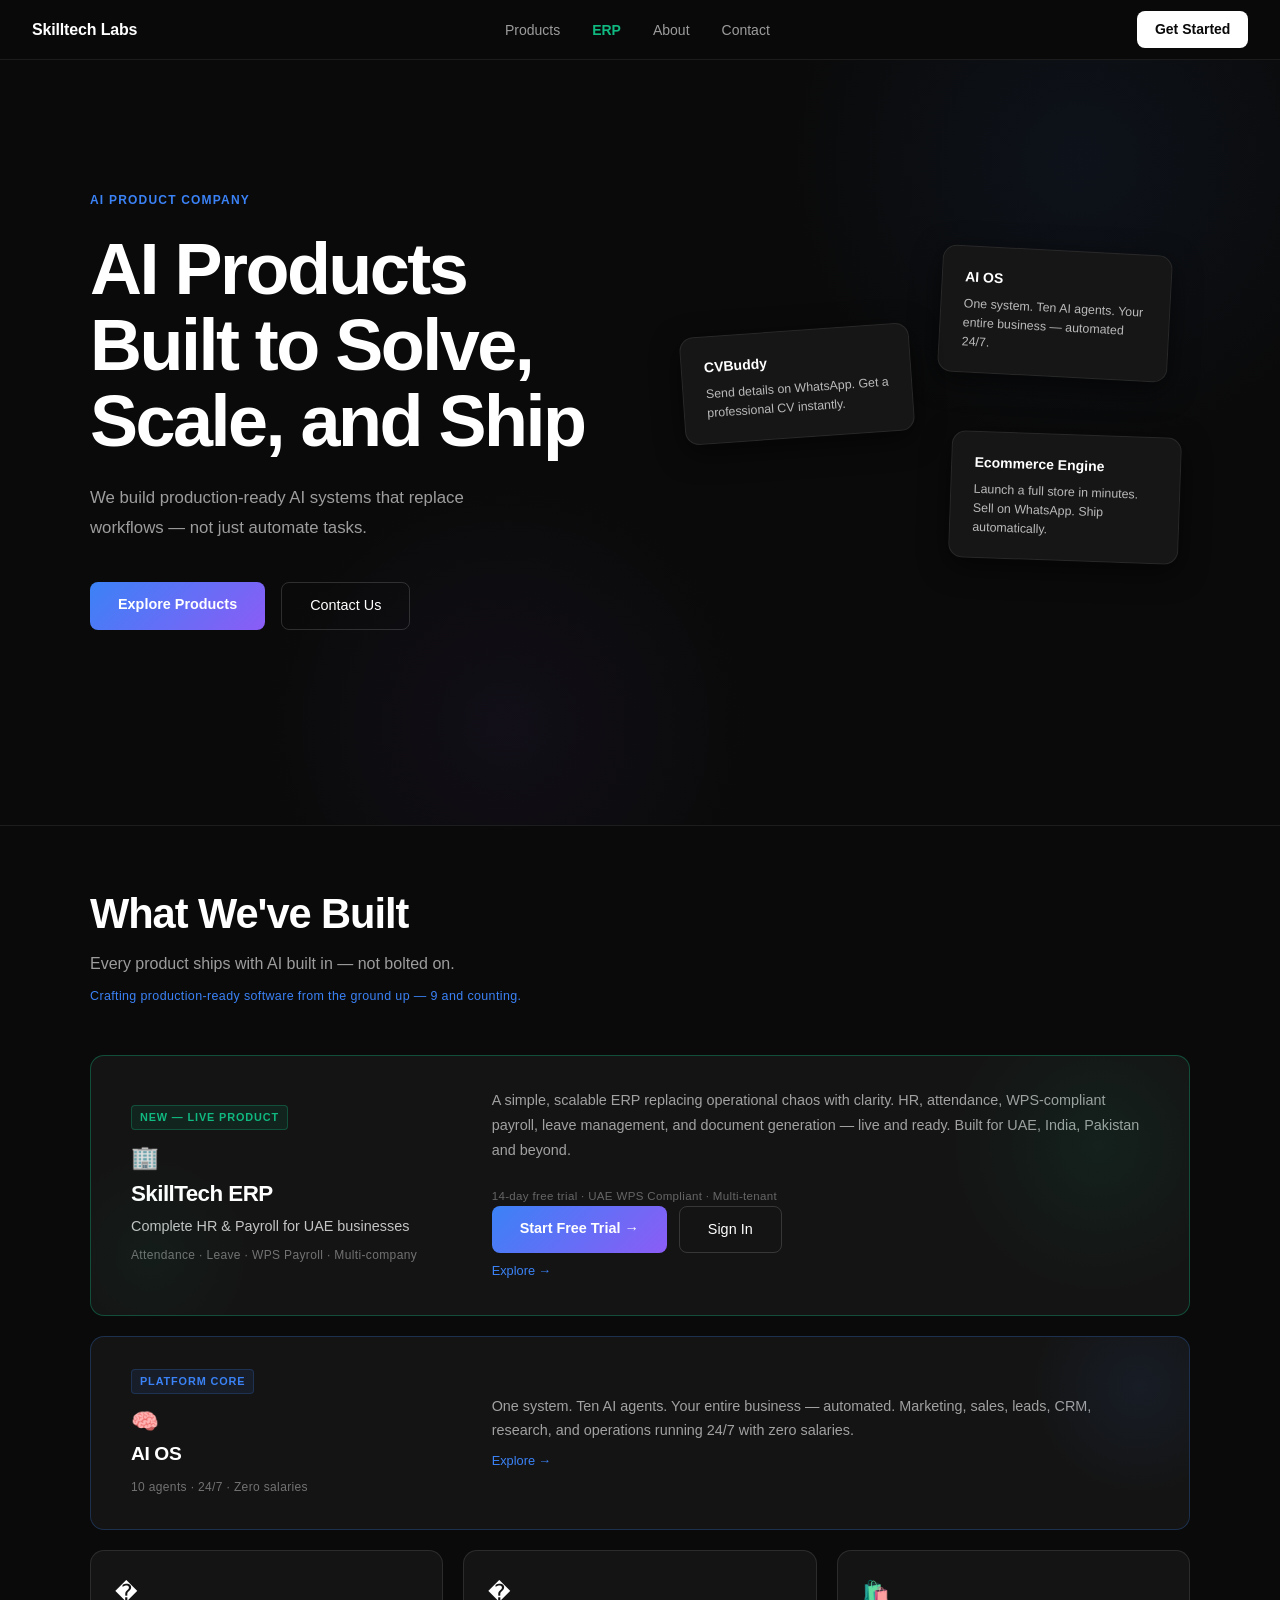
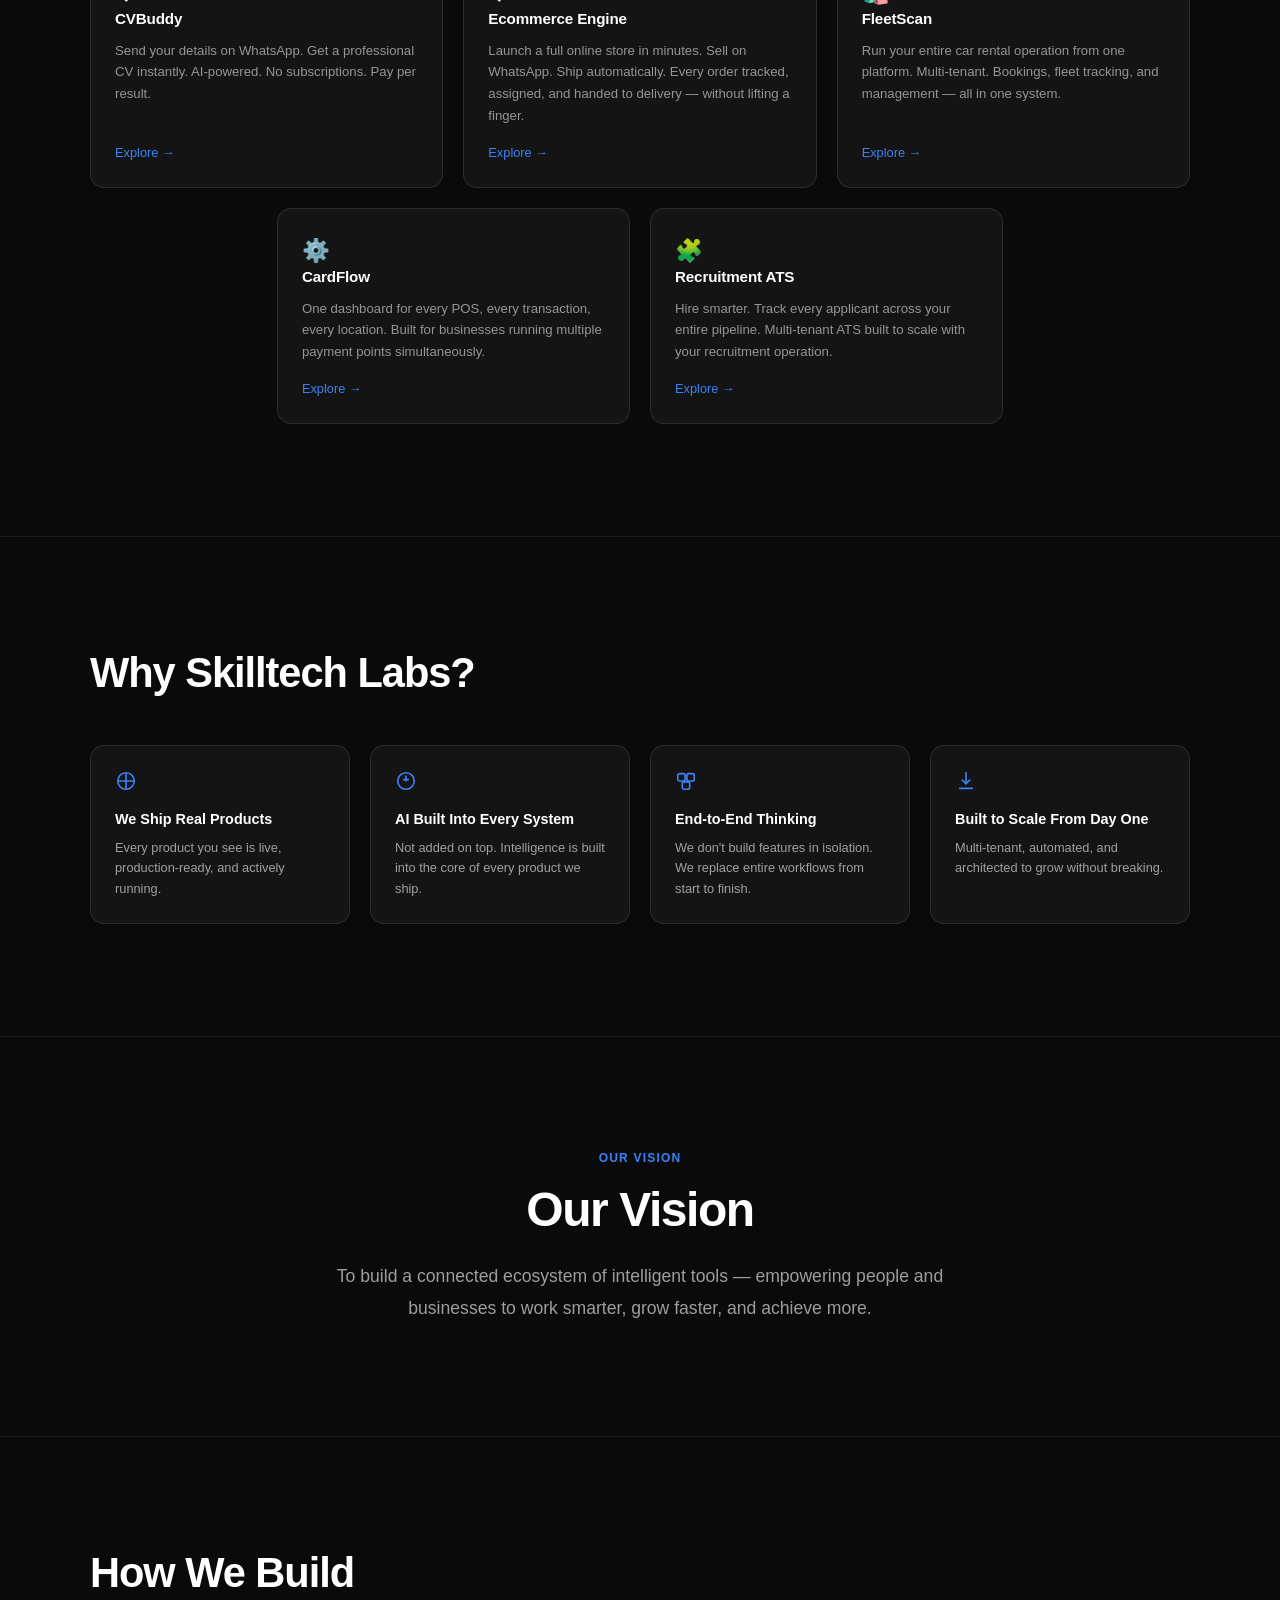
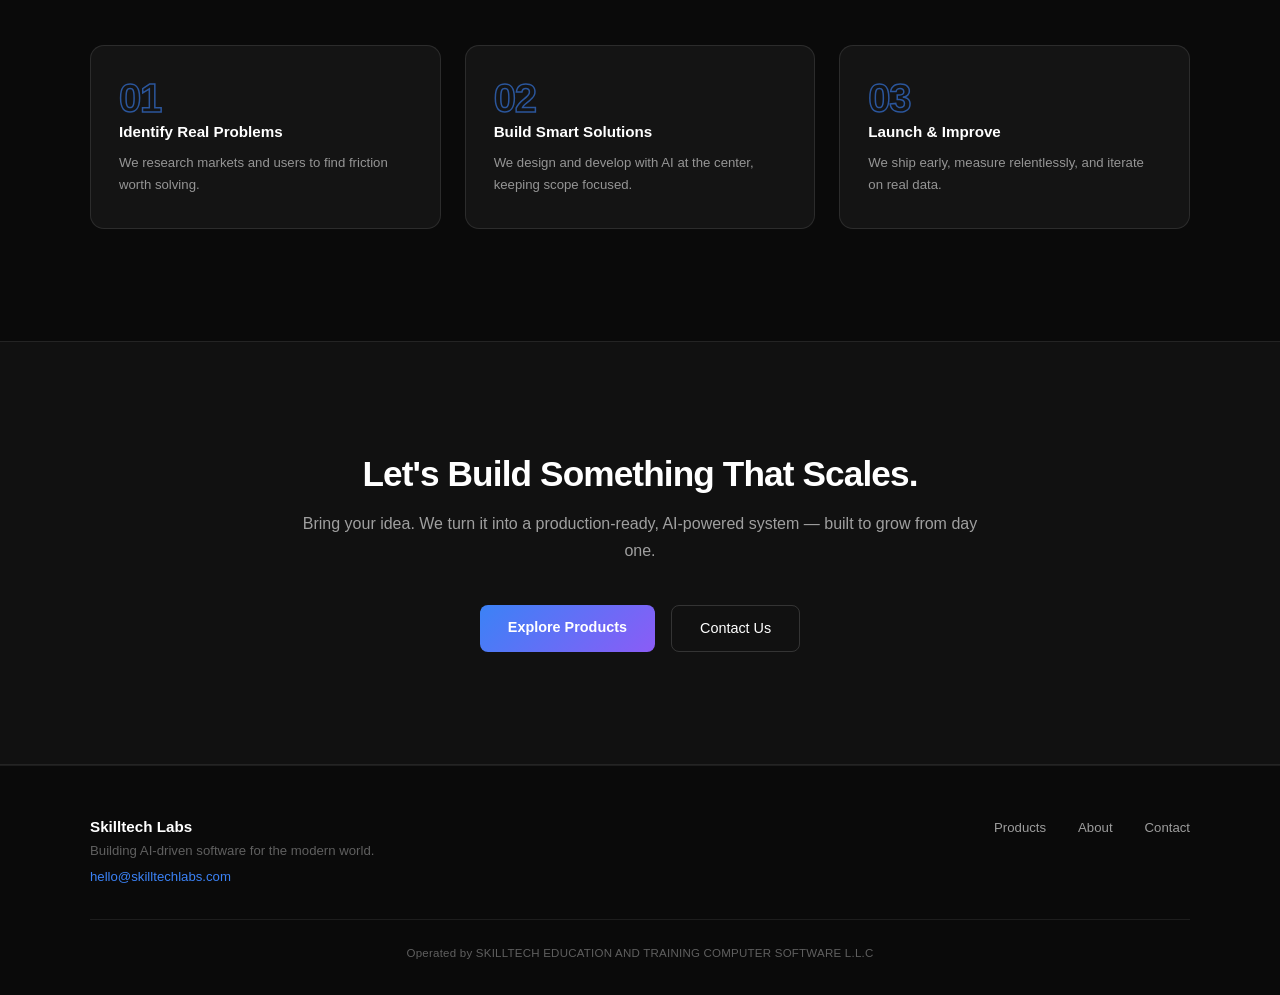
<file: index.html>
<!doctype html>
<html lang="en">
  <head>
    <meta charset="UTF-8" />
    <meta name="viewport" content="width=device-width, initial-scale=1.0" />
    <title>Skilltech Labs — AI Products Built to Solve, Scale, and Ship</title>

    <meta
      name="description"
      content="Skilltech Labs is an AI product company building production-ready SaaS platforms and autonomous AI systems. 9 products built from scratch — SkillTech ERP, AI OS, CVBuddy, Ecommerce Engine, FleetScan, CardFlow, Recruitment ATS, and more."
    />
    <meta
      name="keywords"
      content="AI product company, SaaS development UAE, autonomous AI agents, WhatsApp ecommerce, AI business automation, fleet management SaaS, applicant tracking system, AI OS, CVBuddy, HR software UAE, payroll WPS compliance, ERP UAE"
    />
    <meta name="robots" content="index, follow" />

    <!-- Open Graph -->
    <meta property="og:type" content="website" />
    <meta property="og:url" content="https://skilltechlabs.com" />
    <meta property="og:title" content="Skilltech Labs — AI Products Built to Solve, Scale, and Ship" />
    <meta
      property="og:description"
      content="Building production-ready AI systems that replace workflows — not just automate tasks. 9 products and counting."
    />
    <meta property="og:image" content="https://skilltechlabs.com/og-image.png" />

    <!-- Twitter/X -->
    <meta name="twitter:card" content="summary_large_image" />
    <meta name="twitter:title" content="Skilltech Labs — AI Products Built to Solve, Scale, and Ship" />
    <meta
      name="twitter:description"
      content="Building production-ready AI systems that replace workflows — not just automate tasks."
    />
    <meta name="google-site-verification" content="aoTarO7G6idyNVM_PVL6AtRctfpAv4nPU7pWL_SWBT4" />

    <!-- Canonical -->
    <link rel="canonical" href="https://skilltechlabs.com" />
    <link rel="icon" type="image/png" href="https://skilltechlabs.com/favicon.png">
    <link rel="apple-touch-icon" href="https://skilltechlabs.com/favicon.png">
    <link rel="stylesheet" href="styles/main.css" />
    <script src="scripts/main.js" defer></script>
    <script type="application/ld+json">
      {
        "@context": "https://schema.org",
        "@graph": [
          {
            "@type": "Organization",
            "@id": "https://skilltechlabs.com/#organization",
            "name": "Skilltech Labs",
            "legalName": "SKILLTECH EDUCATION AND TRAINING COMPUTER SOFTWARE L.L.C",
            "url": "https://skilltechlabs.com",
            "logo": "https://skilltechlabs.com/logo.png",
            "description": "AI product company and ERP provider building production-ready SaaS platforms. Products include SkillTech ERP (UAE WPS compliant HR platform), AI OS (autonomous AI business operating system), and 7 other production-ready tools.",
            "email": "hello@skilltechlabs.com",
            "address": {
              "@type": "PostalAddress",
              "addressCountry": "AE",
              "addressRegion": "Dubai"
            },
            "knowsAbout": [
              "Artificial Intelligence",
              "SaaS Development",
              "Business Automation",
              "WhatsApp Commerce",
              "Autonomous AI Agents",
              "Ecommerce Platforms",
              "Fleet Management Software",
              "Applicant Tracking Systems"
            ],
            "sameAs": []
          },
          {
            "@type": "WebSite",
            "@id": "https://skilltechlabs.com/#website",
            "url": "https://skilltechlabs.com",
            "name": "Skilltech Labs",
            "publisher": {
              "@id": "https://skilltechlabs.com/#organization"
            }
          },
          {
            "@type": "ItemList",
            "name": "Skilltech Labs Products",
            "description": "Production-ready AI-powered SaaS products built by Skilltech Labs",
            "itemListElement": [
              {
                "@type": "SoftwareApplication",
                "position": 1,
                "name": "SkillTech ERP",
                "url": "https://erp.skilltechlabs.com",
                "description": "Multi-tenant HR and payroll ERP with UAE WPS compliance. Features include attendance tracking, leave management, payroll processing, PDF payslip generation, bulk employee import, RBAC access control, and multi-company support. 14-day free trial available.",
                "applicationCategory": "BusinessApplication",
                "operatingSystem": "Web",
                "offers": {
                  "@type": "Offer",
                  "price": "0",
                  "priceCurrency": "USD",
                  "description": "14-day free trial",
                  "availability": "https://schema.org/InStock"
                },
                "featureList": [
                  "UAE WPS Compliant Payroll",
                  "Multi-tenant Architecture",
                  "Attendance & Leave Management",
                  "PDF Payslip Generation",
                  "Role-Based Access Control",
                  "Multi-company Support",
                  "GCC & India Payroll Rules"
                ]
              },
              {
                "@type": "SoftwareApplication",
                "position": 2,
                "name": "AI OS",
                "description": "Fully autonomous AI-powered business operating system with ten specialized agents replacing marketing, sales, CRM, research, and operations teams — 24/7.",
                "applicationCategory": "BusinessApplication",
                "operatingSystem": "Web",
                "offers": { "@type": "Offer", "availability": "https://schema.org/InStock" }
              },
              {
                "@type": "SoftwareApplication",
                "position": 3,
                "name": "CVBuddy",
                "description": "WhatsApp-based AI CV generation system. Users send details conversationally and receive a professional CV instantly. Pay per result.",
                "applicationCategory": "BusinessApplication",
                "operatingSystem": "WhatsApp"
              },
              {
                "@type": "SoftwareApplication",
                "position": 4,
                "name": "Ecommerce Engine",
                "description": "Production-ready single-tenant ecommerce platform with WhatsApp shopping, AI product search, and automated last-mile delivery integration.",
                "applicationCategory": "BusinessApplication",
                "operatingSystem": "Web"
              },
              {
                "@type": "SoftwareApplication",
                "position": 5,
                "name": "FleetScan",
                "description": "Multi-tenant car rental SaaS platform for bookings, fleet tracking, and vehicle management.",
                "applicationCategory": "BusinessApplication",
                "operatingSystem": "Web"
              },
              {
                "@type": "SoftwareApplication",
                "position": 6,
                "name": "CardFlow",
                "description": "Multi-POS transaction management SaaS for businesses running multiple payment points simultaneously.",
                "applicationCategory": "BusinessApplication",
                "operatingSystem": "Web"
              },
              {
                "@type": "SoftwareApplication",
                "position": 7,
                "name": "Recruitment ATS",
                "description": "Scalable multi-tenant applicant tracking system for managing the full recruitment pipeline.",
                "applicationCategory": "BusinessApplication",
                "operatingSystem": "Web"
              }
            ]
          }
        ]
      }
    </script>
  </head>
  <body>
    <nav role="navigation" aria-label="Primary navigation">
      <a href="#hero" class="nav-logo">Skilltech Labs</a>
      <ul class="nav-links">
        <li><a href="#products">Products</a></li>
        <li><a href="#product-erp" class="nav-link-erp">ERP</a></li>
        <li><a href="#vision">About</a></li>
        <li><a href="mailto:hello@skilltechlabs.com">Contact</a></li>
      </ul>
      <a href="#cta" class="btn-nav">Get Started</a>
    </nav>

    <main id="main-content" tabindex="-1">
      <section id="hero">
        <div class="hero-inner">
          <div>
            <p class="hero-label">AI Product Company</p>
            <h1 class="hero-title">AI Products Built to Solve, Scale, and Ship</h1>
            <p class="hero-sub">
              We build production-ready AI systems that replace
              workflows — not just automate tasks.
            </p>
            <div class="hero-buttons">
              <a class="btn-primary" href="#products">Explore Products</a>
              <a class="btn-secondary" href="mailto:hello@skilltechlabs.com">Contact Us</a>
            </div>
          </div>

          <div class="hero-cards" aria-label="Featured Skilltech Labs products">
            <a class="hero-card" href="#product-ai-os">
              <h3 class="hero-card-title">AI OS</h3>
              <p class="hero-card-desc">One system. Ten AI agents. Your entire business — automated 24/7.</p>
            </a>
            <a class="hero-card" href="#product-cvbuddy">
              <h3 class="hero-card-title">CVBuddy</h3>
              <p class="hero-card-desc">Send details on WhatsApp. Get a professional CV instantly.</p>
            </a>
            <a class="hero-card" href="#product-ecommerce">
              <h3 class="hero-card-title">Ecommerce Engine</h3>
              <p class="hero-card-desc">Launch a full store in minutes. Sell on WhatsApp. Ship automatically.</p>
            </a>
          </div>
        </div>
      </section>

      <section id="products">
        <div class="section-inner">
          <div class="products-header">
            <h2 class="section-title">What We've Built</h2>
            <p class="section-subtitle">Every product ships with AI built in — not bolted on.</p>
            <span class="products-meta">Crafting production-ready software from the ground up — 9 and counting.</span>
          </div>

          <div class="products-erp">
            <article id="product-erp" class="product-card product-card--erp fade-in">
              <div class="erp-left">
                <span class="product-badge product-badge--live">NEW &mdash; Live Product</span>
                <span class="product-icon" aria-hidden="true">🏢</span>
                <h3 class="product-name">SkillTech ERP</h3>
                <p class="erp-tagline">Complete HR &amp; Payroll for UAE businesses</p>
                <p class="product-anchor-stat" style="font-size:0.75rem;color:rgba(255,255,255,0.4);margin-top:0.5rem;letter-spacing:0.03em;">Attendance &middot; Leave &middot; WPS Payroll &middot; Multi-company</p>
              </div>
              <div class="erp-right">
                <p class="product-desc">
                  A simple, scalable ERP replacing operational chaos with clarity. HR,
                  attendance, WPS-compliant payroll, leave management, and document
                  generation &mdash; live and ready. Built for UAE, India, Pakistan and beyond.
                </p>
                <p class="product-trust">14-day free trial &middot; UAE WPS Compliant &middot; Multi-tenant</p>
                <div class="erp-buttons">
                  <a class="btn-primary" href="https://erp.skilltechlabs.com/register" target="_blank" rel="noopener">Start Free Trial &rarr;</a>
                  <a class="btn-secondary" href="https://erp.skilltechlabs.com/login" target="_blank" rel="noopener">Sign In</a>
                </div>
                <a class="product-link" href="/products/erp">Explore &rarr;</a>
              </div>
            </article>
          </div>

          <div class="products-anchor">
            <article id="product-ai-os" class="product-card product-card--anchor fade-in">
              <div>
                <span class="product-badge">Platform Core</span>
                <span class="product-icon" aria-hidden="true">🧠</span>
                <h3 class="product-name">AI OS</h3>
                <p class="product-anchor-stat" style="font-size: 0.75rem; color: rgba(255,255,255,0.4); margin-top: 0.5rem; letter-spacing: 0.03em;">10 agents · 24/7 · Zero salaries</p>
              </div>
              <div>
                <p class="product-desc">
                  One system. Ten AI agents. Your entire business — automated.
                  Marketing, sales, leads, CRM, research, and operations running 24/7
                  with zero salaries.
                </p>
                <a class="product-link" href="#cta">Explore &rarr;</a>
              </div>
            </article>
          </div>

          <div class="products-grid">

            <article id="product-cvbuddy" class="product-card fade-in">
              <span class="product-icon" aria-hidden="true">�</span>
              <h3 class="product-name">CVBuddy</h3>
              <p class="product-desc">
                Send your details on WhatsApp. Get a professional CV instantly.
                AI-powered. No subscriptions. Pay per result.
              </p>
              <a class="product-link" href="#cta">Explore &rarr;</a>
            </article>

            <article id="product-ecommerce" class="product-card fade-in">
              <span class="product-icon" aria-hidden="true">�</span>
              <h3 class="product-name">Ecommerce Engine</h3>
              <p class="product-desc">
                Launch a full online store in minutes. Sell on WhatsApp. Ship
                automatically. Every order tracked, assigned, and handed to delivery
                — without lifting a finger.
              </p>
              <a class="product-link" href="#cta">Explore &rarr;</a>
            </article>

            <article class="product-card fade-in">
              <span class="product-icon" aria-hidden="true">🛍️</span>
              <h3 class="product-name">FleetScan</h3>
              <p class="product-desc">
                Run your entire car rental operation from one platform. Multi-tenant.
                Bookings, fleet tracking, and management — all in one system.
              </p>
              <a class="product-link" href="#cta">Explore &rarr;</a>
            </article>
          </div>

          <div class="products-grid-last">
            <article class="product-card fade-in">
              <span class="product-icon" aria-hidden="true">⚙️</span>
              <h3 class="product-name">CardFlow</h3>
              <p class="product-desc">
                One dashboard for every POS, every transaction, every location. Built
                for businesses running multiple payment points simultaneously.
              </p>
              <a class="product-link" href="#cta">Explore &rarr;</a>
            </article>

            <article class="product-card fade-in">
              <span class="product-icon" aria-hidden="true">🧩</span>
              <h3 class="product-name">Recruitment ATS</h3>
              <p class="product-desc">
                Hire smarter. Track every applicant across your entire pipeline.
                Multi-tenant ATS built to scale with your recruitment operation.
              </p>
              <a class="product-link" href="#cta">Explore &rarr;</a>
            </article>
          </div>
        </div>
      </section>

      <section id="why">
        <div class="section-inner">
          <h2 class="section-title">Why Skilltech Labs?</h2>
          <div class="why-grid">
            <article class="why-card fade-in">
              <svg class="why-icon" viewBox="0 0 24 24" aria-hidden="true" fill="none" stroke="currentColor" stroke-width="1.8" stroke-linecap="round" stroke-linejoin="round">
                <path d="M4 12h16" />
                <path d="M12 4v16" />
                <circle cx="12" cy="12" r="9" />
              </svg>
              <h3 class="why-title">We Ship Real Products</h3>
              <p class="why-desc">Every product you see is live, production-ready, and actively running.</p>
            </article>

            <article class="why-card fade-in">
              <svg class="why-icon" viewBox="0 0 24 24" aria-hidden="true" fill="none" stroke="currentColor" stroke-width="1.8" stroke-linecap="round" stroke-linejoin="round">
                <circle cx="12" cy="12" r="9" />
                <path d="M12 7v5" />
                <path d="M9.5 10.5h5" />
              </svg>
              <h3 class="why-title">AI Built Into Every System</h3>
              <p class="why-desc">Not added on top. Intelligence is built into the core of every product we ship.</p>
            </article>

            <article class="why-card fade-in">
              <svg class="why-icon" viewBox="0 0 24 24" aria-hidden="true" fill="none" stroke="currentColor" stroke-width="1.8" stroke-linecap="round" stroke-linejoin="round">
                <rect x="3" y="4" width="8" height="8" rx="2" />
                <rect x="13" y="4" width="8" height="8" rx="2" />
                <rect x="8" y="13" width="8" height="8" rx="2" />
              </svg>
              <h3 class="why-title">End-to-End Thinking</h3>
              <p class="why-desc">We don't build features in isolation. We replace entire workflows from start to finish.</p>
            </article>

            <article class="why-card fade-in">
              <svg class="why-icon" viewBox="0 0 24 24" aria-hidden="true" fill="none" stroke="currentColor" stroke-width="1.8" stroke-linecap="round" stroke-linejoin="round">
                <path d="M12 3v12" />
                <path d="m8 11 4 4 4-4" />
                <path d="M5 20h14" />
              </svg>
              <h3 class="why-title">Built to Scale From Day One</h3>
              <p class="why-desc">Multi-tenant, automated, and architected to grow without breaking.</p>
            </article>
          </div>
        </div>
      </section>

      <section id="vision">
        <div class="vision-inner">
          <span class="section-label">Our Vision</span>
          <h2 class="vision-title">Our Vision</h2>
          <p class="vision-text">
            To build a connected ecosystem of intelligent tools — empowering people
            and businesses to work smarter, grow faster, and achieve more.
          </p>
        </div>
      </section>

      <section id="how-we-build">
        <div class="section-inner">
          <h2 class="section-title">How We Build</h2>
          <div class="steps-grid" role="list" aria-label="How Skilltech Labs builds products">
            <article class="step-card fade-in" role="listitem">
              <span class="step-number">01</span>
              <h3 class="step-title">Identify Real Problems</h3>
              <p class="step-desc">We research markets and users to find friction worth solving.</p>
            </article>

            <article class="step-card fade-in" role="listitem">
              <span class="step-number">02</span>
              <h3 class="step-title">Build Smart Solutions</h3>
              <p class="step-desc">We design and develop with AI at the center, keeping scope focused.</p>
            </article>

            <article class="step-card fade-in" role="listitem">
              <span class="step-number">03</span>
              <h3 class="step-title">Launch &amp; Improve</h3>
              <p class="step-desc">We ship early, measure relentlessly, and iterate on real data.</p>
            </article>
          </div>
        </div>
      </section>

      <section id="cta">
        <div class="cta-inner">
          <h2 class="cta-title">Let's Build Something That Scales.</h2>
          <p class="cta-sub">
            Bring your idea. We turn it into a production-ready,
            AI-powered system — built to grow from day one.
          </p>
          <div class="cta-buttons">
            <a class="btn-primary" href="#products">Explore Products</a>
            <a class="btn-secondary" href="mailto:hello@skilltechlabs.com">Contact Us</a>
          </div>
        </div>
      </section>
    </main>

    <footer>
      <div class="footer-inner">
        <div class="footer-top">
          <div>
            <a href="#hero" class="footer-logo">Skilltech Labs</a>
            <p class="footer-tagline">Building AI-driven software for the modern world.</p>
            <a href="mailto:hello@skilltechlabs.com" class="footer-email" id="footer-contact">hello@skilltechlabs.com</a>
          </div>
          <ul class="footer-links">
            <li><a href="#products">Products</a></li>
            <li><a href="#vision">About</a></li>
            <li><a href="#footer-contact">Contact</a></li>
          </ul>
        </div>

        <div class="footer-bottom">
          <p class="footer-legal">Operated by SKILLTECH EDUCATION AND TRAINING COMPUTER SOFTWARE L.L.C</p>
        </div>
      </div>
    </footer>

    <script>
      const observer = new IntersectionObserver((entries) => {
        entries.forEach(e => { if (e.isIntersecting) e.target.classList.add('visible'); });
      }, { threshold: 0.12 });
      document.querySelectorAll('.fade-in').forEach(el => observer.observe(el));
    </script>
  </body>
</html>
</file>
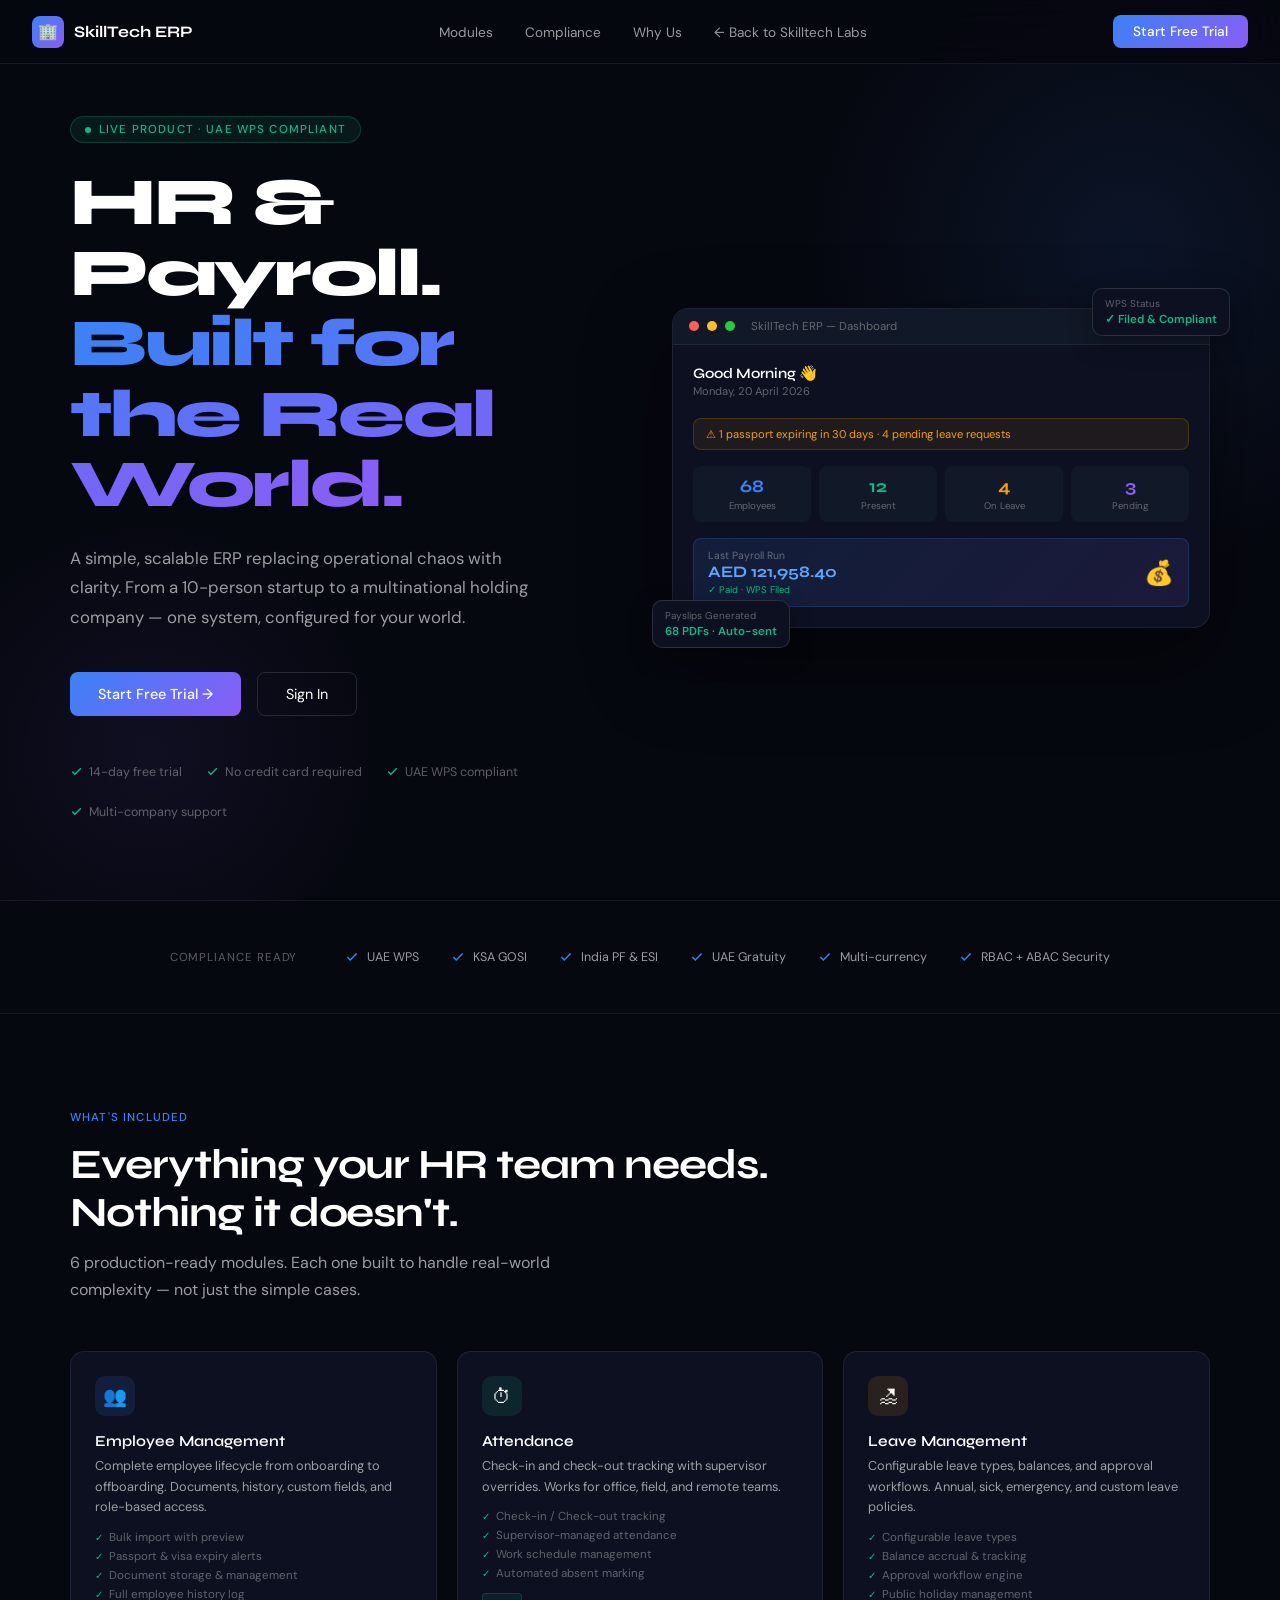
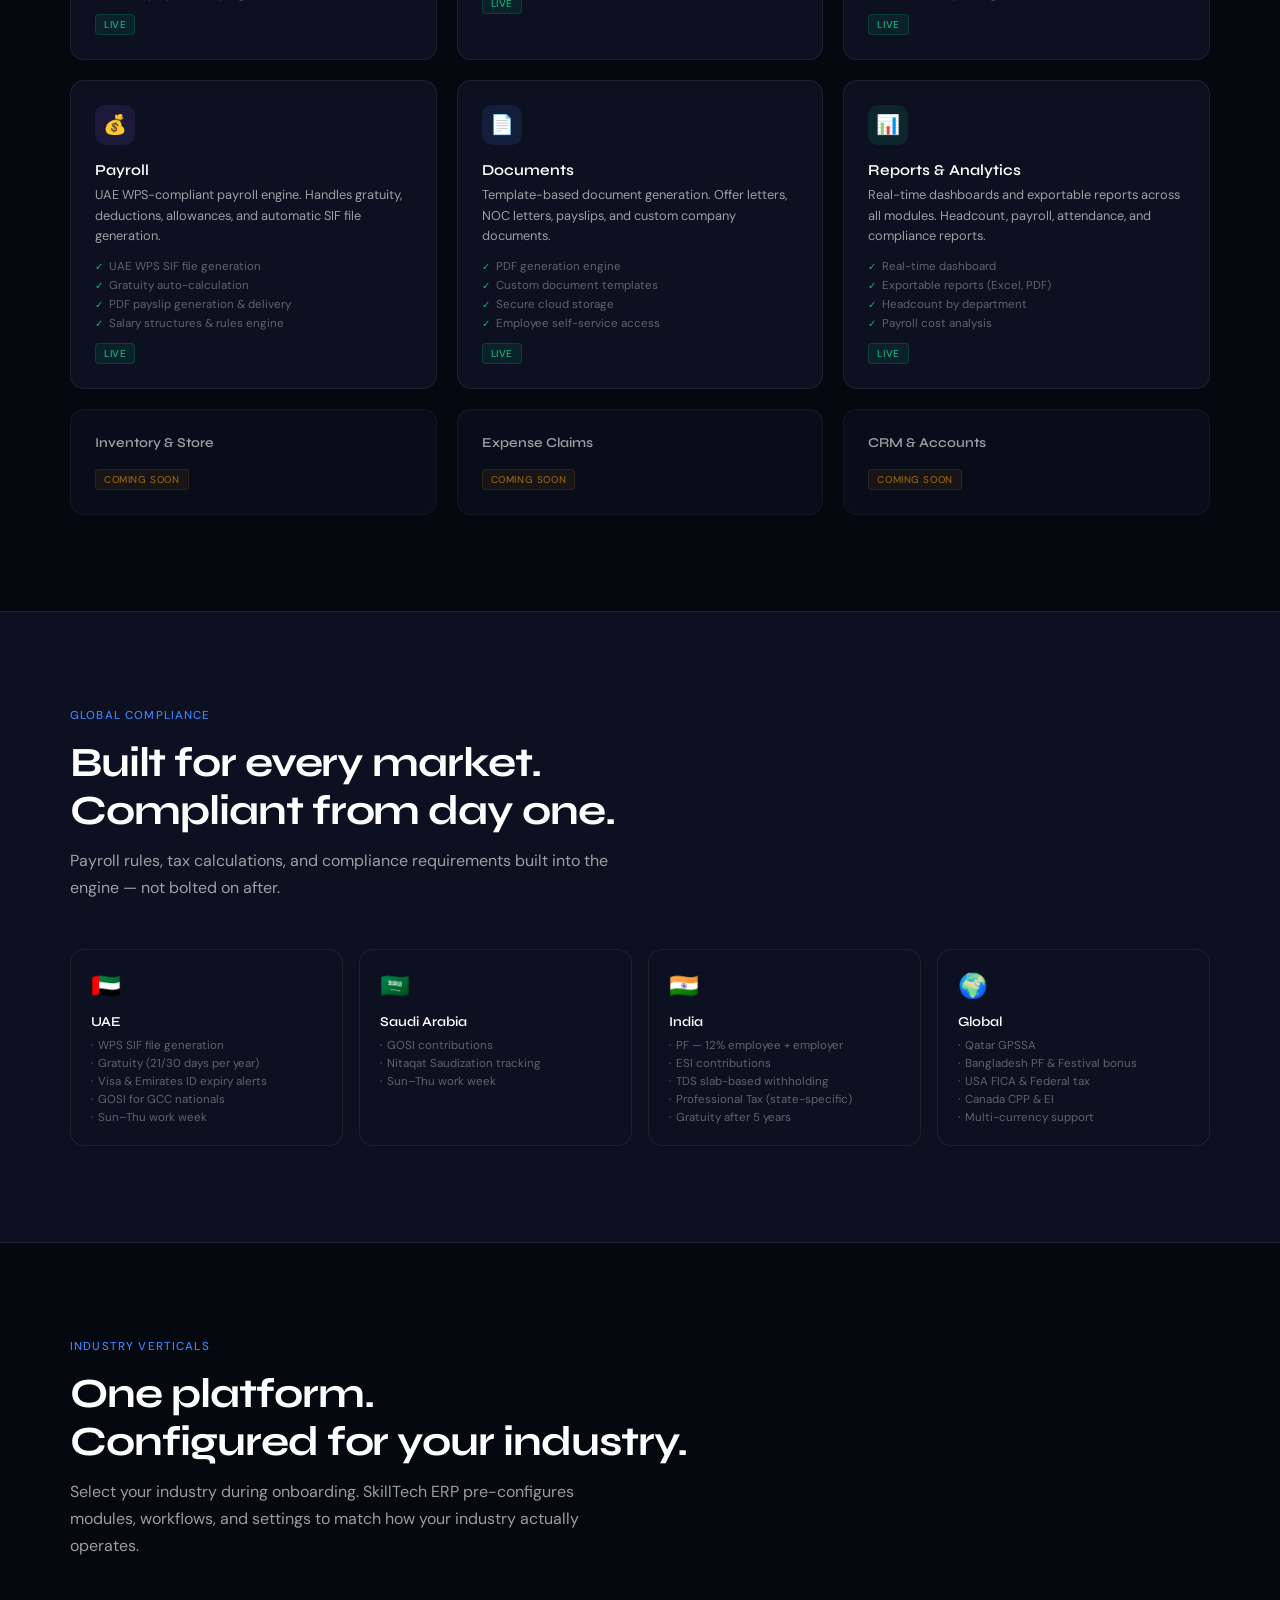
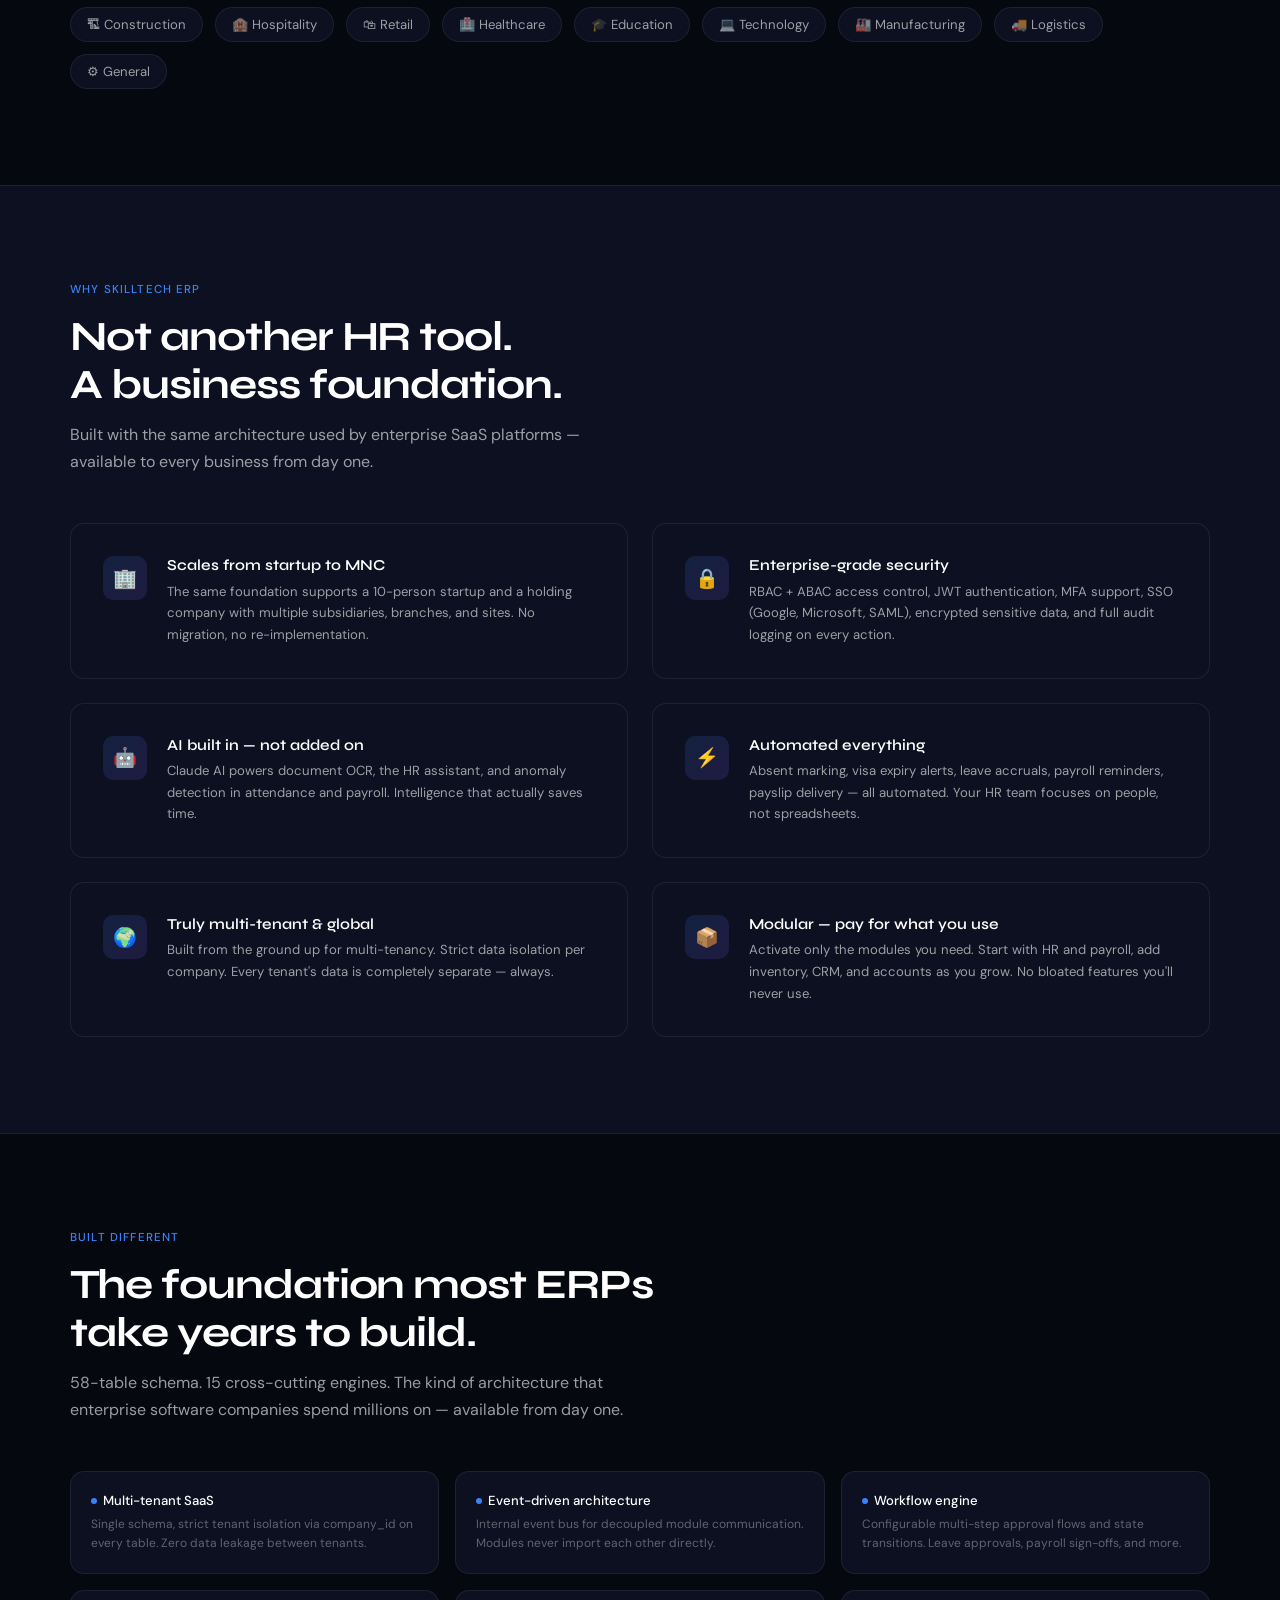
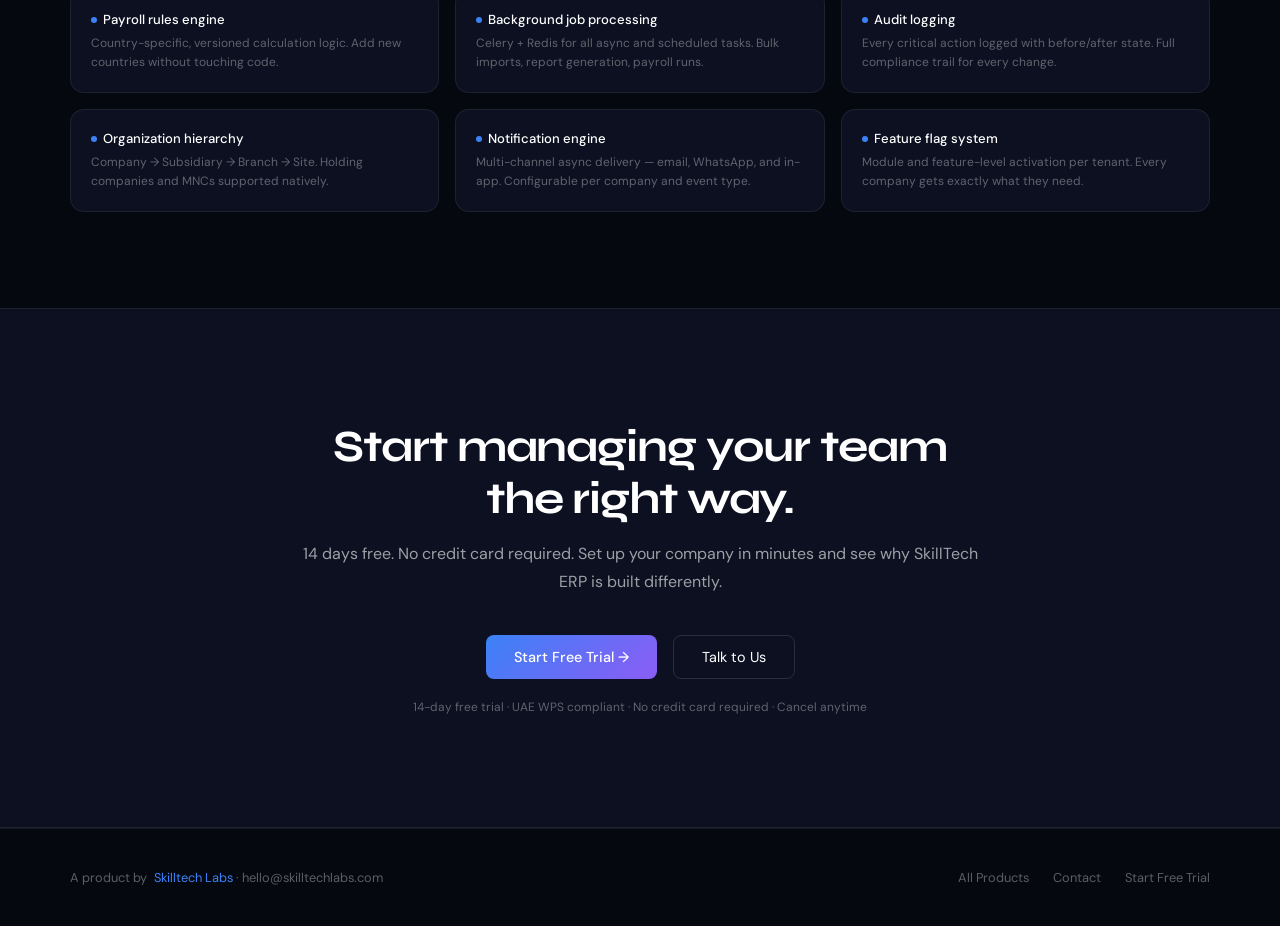
<file: products/erp/index.html>
<!DOCTYPE html>
<html lang="en">
<head>
<meta charset="UTF-8" />
<meta name="viewport" content="width=device-width, initial-scale=1.0" />
<title>SkillTech ERP — HR & Payroll Platform for UAE & Global Businesses</title>
<meta name="description" content="SkillTech ERP is a production-ready, multi-tenant HR and payroll platform with UAE WPS compliance. Attendance, leave, payroll, and more. Start free for 14 days." />
<link rel="canonical" href="https://skilltechlabs.com/products/erp" />
<link rel="preconnect" href="https://fonts.googleapis.com">
<link href="https://fonts.googleapis.com/css2?family=Syne:wght@400;600;700;800&family=DM+Sans:wght@300;400;500&display=swap" rel="stylesheet">
<style>
*,*::before,*::after{box-sizing:border-box;margin:0;padding:0}
html{scroll-behavior:smooth}
body{font-family:'DM Sans',sans-serif;background:#060810;color:#fff;-webkit-font-smoothing:antialiased;overflow-x:hidden}
a{text-decoration:none;color:inherit}
img{max-width:100%;display:block}

:root{
  --bg:#060810;
  --bg-2:#0c1020;
  --bg-3:#111827;
  --border:rgba(255,255,255,0.07);
  --border-2:rgba(255,255,255,0.12);
  --text:#fff;
  --text-2:rgba(255,255,255,0.6);
  --text-3:rgba(255,255,255,0.35);
  --blue:#3B82F6;
  --blue-2:#60A5FA;
  --purple:#8B5CF6;
  --green:#10B981;
  --amber:#F59E0B;
  --grad:linear-gradient(135deg,#3B82F6,#8B5CF6);
  --grad-2:linear-gradient(135deg,rgba(59,130,246,0.15),rgba(139,92,246,0.15));
  --radius:14px;
  --max:1140px;
}

/* NAV */
nav{position:fixed;top:0;left:0;right:0;z-index:100;padding:0 2rem;height:64px;display:flex;align-items:center;justify-content:space-between;background:rgba(6,8,16,0.85);backdrop-filter:blur(20px);border-bottom:1px solid var(--border)}
.nav-logo{display:flex;align-items:center;gap:10px;font-family:'Syne',sans-serif;font-weight:700;font-size:1rem}
.nav-logo-icon{width:32px;height:32px;background:var(--grad);border-radius:8px;display:flex;align-items:center;justify-content:center;font-size:16px}
.nav-links{display:flex;align-items:center;gap:2rem;list-style:none}
.nav-links a{font-size:0.85rem;color:var(--text-2);transition:color 0.2s}
.nav-links a:hover{color:#fff}
.nav-cta{background:var(--grad);color:#fff;font-size:0.85rem;font-weight:500;padding:0.5rem 1.25rem;border-radius:8px;border:none;cursor:pointer;transition:opacity 0.2s,transform 0.2s}
.nav-cta:hover{opacity:0.88;transform:translateY(-1px)}

/* HERO */
.hero{min-height:100vh;display:flex;align-items:center;padding:100px 2rem 4rem;position:relative;overflow:hidden}
.hero::before{content:'';position:absolute;top:-100px;right:-200px;width:700px;height:700px;background:radial-gradient(circle,rgba(59,130,246,0.1) 0%,transparent 65%);pointer-events:none}
.hero::after{content:'';position:absolute;bottom:-100px;left:-100px;width:500px;height:500px;background:radial-gradient(circle,rgba(139,92,246,0.08) 0%,transparent 65%);pointer-events:none}
.hero-inner{max-width:var(--max);margin:0 auto;display:grid;grid-template-columns:1fr 1fr;gap:4rem;align-items:center;position:relative;z-index:1}
.hero-badge{display:inline-flex;align-items:center;gap:8px;font-size:0.72rem;font-weight:500;letter-spacing:0.1em;text-transform:uppercase;color:var(--green);background:rgba(16,185,129,0.1);border:1px solid rgba(16,185,129,0.25);border-radius:99px;padding:5px 14px;margin-bottom:1.5rem}
.hero-badge-dot{width:6px;height:6px;border-radius:50%;background:var(--green);animation:pulse 2s infinite}
@keyframes pulse{0%,100%{opacity:1}50%{opacity:0.4}}
.hero-title{font-family:'Syne',sans-serif;font-size:clamp(2.8rem,5.5vw,4.2rem);font-weight:800;letter-spacing:-0.035em;line-height:1.05;margin-bottom:1.5rem}
.hero-title span{background:var(--grad);-webkit-background-clip:text;-webkit-text-fill-color:transparent;background-clip:text}
.hero-sub{font-size:1.05rem;color:var(--text-2);line-height:1.75;max-width:480px;margin-bottom:2.5rem}
.hero-buttons{display:flex;gap:1rem;flex-wrap:wrap;margin-bottom:3rem}
.btn-primary{background:var(--grad);color:#fff;font-size:0.9rem;font-weight:500;padding:0.75rem 1.75rem;border-radius:8px;border:none;cursor:pointer;transition:all 0.2s;display:inline-flex;align-items:center;gap:8px}
.btn-primary:hover{opacity:0.88;transform:translateY(-2px);box-shadow:0 8px 24px rgba(59,130,246,0.3)}
.btn-secondary{background:transparent;color:#fff;font-size:0.9rem;font-weight:400;padding:0.75rem 1.75rem;border-radius:8px;border:1px solid var(--border-2);cursor:pointer;transition:all 0.2s;display:inline-flex;align-items:center;gap:8px}
.btn-secondary:hover{border-color:rgba(255,255,255,0.3);background:rgba(255,255,255,0.04);transform:translateY(-1px)}
.hero-trust{display:flex;align-items:center;gap:1.5rem;flex-wrap:wrap}
.trust-item{display:flex;align-items:center;gap:6px;font-size:0.78rem;color:var(--text-3)}
.trust-item svg{color:var(--green)}

/* HERO VISUAL */
.hero-visual{position:relative}
.dashboard-preview{background:var(--bg-2);border:1px solid var(--border);border-radius:16px;overflow:hidden;box-shadow:0 32px 80px rgba(0,0,0,0.5)}
.dashboard-bar{background:var(--bg-3);padding:10px 16px;display:flex;align-items:center;gap:8px;border-bottom:1px solid var(--border)}
.db-dot{width:10px;height:10px;border-radius:50%}
.db-dot-r{background:#FF5F57}
.db-dot-y{background:#FFBD2E}
.db-dot-g{background:#28CA41}
.db-title{font-size:0.72rem;color:var(--text-3);margin-left:8px}
.dashboard-content{padding:1.25rem}
.db-header{display:flex;justify-content:space-between;align-items:flex-start;margin-bottom:1.25rem}
.db-greeting{font-family:'Syne',sans-serif;font-size:0.9rem;font-weight:600}
.db-date{font-size:0.7rem;color:var(--text-3);margin-top:2px}
.db-alert{background:rgba(245,158,11,0.08);border:1px solid rgba(245,158,11,0.2);border-radius:8px;padding:8px 12px;margin-bottom:1rem;font-size:0.7rem;color:var(--amber);display:flex;align-items:center;gap:8px}
.db-stats{display:grid;grid-template-columns:repeat(4,1fr);gap:8px;margin-bottom:1rem}
.db-stat{background:var(--bg-3);border-radius:8px;padding:10px;text-align:center}
.db-stat-num{font-family:'Syne',sans-serif;font-size:1.1rem;font-weight:700;margin-bottom:2px}
.db-stat-label{font-size:0.6rem;color:var(--text-3)}
.db-payroll{background:linear-gradient(135deg,rgba(59,130,246,0.12),rgba(139,92,246,0.12));border:1px solid rgba(59,130,246,0.2);border-radius:8px;padding:10px 14px;display:flex;justify-content:space-between;align-items:center}
.db-payroll-label{font-size:0.65rem;color:var(--text-3)}
.db-payroll-amount{font-family:'Syne',sans-serif;font-size:1rem;font-weight:700;color:var(--blue-2)}
.db-payroll-status{font-size:0.6rem;color:var(--green);margin-top:2px}
.floating-badge{position:absolute;background:var(--bg-2);border:1px solid var(--border-2);border-radius:10px;padding:8px 12px;font-size:0.72rem;box-shadow:0 8px 24px rgba(0,0,0,0.3)}
.fb-1{top:-20px;right:-20px}
.fb-2{bottom:-20px;left:-20px}
.fb-label{color:var(--text-3);font-size:0.62rem;margin-bottom:2px}
.fb-value{font-weight:600;color:var(--green)}

/* LOGOS / COMPLIANCE */
.compliance{padding:3rem 2rem;border-top:1px solid var(--border);border-bottom:1px solid var(--border)}
.compliance-inner{max-width:var(--max);margin:0 auto;display:flex;align-items:center;gap:3rem;flex-wrap:wrap;justify-content:center}
.compliance-label{font-size:0.72rem;color:var(--text-3);letter-spacing:0.08em;text-transform:uppercase;white-space:nowrap}
.compliance-items{display:flex;align-items:center;gap:2rem;flex-wrap:wrap}
.compliance-item{display:flex;align-items:center;gap:8px;font-size:0.78rem;color:var(--text-2)}
.compliance-item svg{color:var(--blue)}

/* SECTIONS */
section{padding:6rem 2rem}
.section-inner{max-width:var(--max);margin:0 auto}
.section-eyebrow{font-size:0.72rem;font-weight:500;letter-spacing:0.1em;text-transform:uppercase;color:var(--blue);margin-bottom:1rem;display:block}
.section-title{font-family:'Syne',sans-serif;font-size:clamp(1.8rem,3.5vw,2.6rem);font-weight:700;letter-spacing:-0.025em;line-height:1.15;margin-bottom:0.75rem}
.section-sub{font-size:1rem;color:var(--text-2);max-width:560px;line-height:1.7}

/* MODULES */
.modules-grid{display:grid;grid-template-columns:repeat(3,1fr);gap:1.25rem;margin-top:3rem}
.module-card{background:var(--bg-2);border:1px solid var(--border);border-radius:var(--radius);padding:1.5rem;transition:all 0.2s;position:relative;overflow:hidden}
.module-card::before{content:'';position:absolute;top:0;left:0;right:0;height:2px;background:var(--grad);opacity:0;transition:opacity 0.2s}
.module-card:hover{border-color:rgba(59,130,246,0.3);transform:translateY(-3px);box-shadow:0 12px 32px rgba(0,0,0,0.3)}
.module-card:hover::before{opacity:1}
.module-icon{width:40px;height:40px;border-radius:10px;display:flex;align-items:center;justify-content:center;font-size:1.2rem;margin-bottom:1rem}
.module-icon-blue{background:rgba(59,130,246,0.12)}
.module-icon-purple{background:rgba(139,92,246,0.12)}
.module-icon-green{background:rgba(16,185,129,0.12)}
.module-icon-amber{background:rgba(245,158,11,0.12)}
.module-name{font-family:'Syne',sans-serif;font-size:0.95rem;font-weight:600;margin-bottom:0.4rem}
.module-desc{font-size:0.8rem;color:var(--text-2);line-height:1.6}
.module-features{margin-top:0.75rem;display:flex;flex-direction:column;gap:4px}
.module-feature{font-size:0.72rem;color:var(--text-3);display:flex;align-items:center;gap:6px}
.module-feature::before{content:'✓';color:var(--green);font-size:0.65rem}
.module-tag{display:inline-block;font-size:0.62rem;font-weight:500;letter-spacing:0.06em;text-transform:uppercase;padding:3px 8px;border-radius:4px;margin-top:0.75rem}
.tag-live{background:rgba(16,185,129,0.1);color:var(--green);border:1px solid rgba(16,185,129,0.2)}
.tag-soon{background:rgba(245,158,11,0.1);color:var(--amber);border:1px solid rgba(245,158,11,0.2)}

/* COMPLIANCE REGION */
.regions-grid{display:grid;grid-template-columns:repeat(4,1fr);gap:1rem;margin-top:3rem}
.region-card{background:var(--bg-2);border:1px solid var(--border);border-radius:var(--radius);padding:1.25rem;transition:all 0.2s}
.region-card:hover{border-color:var(--border-2);transform:translateY(-2px)}
.region-flag{font-size:1.5rem;margin-bottom:0.75rem}
.region-name{font-family:'Syne',sans-serif;font-size:0.85rem;font-weight:600;margin-bottom:0.5rem}
.region-rules{display:flex;flex-direction:column;gap:3px}
.region-rule{font-size:0.72rem;color:var(--text-3);display:flex;align-items:center;gap:5px}
.region-rule::before{content:'·';color:var(--blue)}

/* WHY */
.why-grid{display:grid;grid-template-columns:repeat(2,1fr);gap:1.5rem;margin-top:3rem}
.why-card{background:var(--bg-2);border:1px solid var(--border);border-radius:var(--radius);padding:2rem;display:flex;gap:1.25rem;align-items:flex-start;transition:all 0.2s}
.why-card:hover{border-color:rgba(59,130,246,0.25);transform:translateY(-2px)}
.why-icon-wrap{width:44px;height:44px;min-width:44px;border-radius:10px;background:var(--grad-2);display:flex;align-items:center;justify-content:center;font-size:1.2rem}
.why-title{font-family:'Syne',sans-serif;font-size:0.95rem;font-weight:600;margin-bottom:0.4rem}
.why-desc{font-size:0.82rem;color:var(--text-2);line-height:1.65}

/* INDUSTRIES */
.industries-wrap{margin-top:3rem;display:flex;gap:0.75rem;flex-wrap:wrap}
.industry-tag{display:flex;align-items:center;gap:8px;background:var(--bg-2);border:1px solid var(--border);border-radius:99px;padding:8px 16px;font-size:0.82rem;color:var(--text-2);transition:all 0.2s;cursor:default}
.industry-tag:hover{border-color:rgba(59,130,246,0.3);color:#fff;background:rgba(59,130,246,0.05)}

/* ARCHITECTURE */
.arch-grid{display:grid;grid-template-columns:repeat(3,1fr);gap:1rem;margin-top:3rem}
.arch-card{background:var(--bg-2);border:1px solid var(--border);border-radius:var(--radius);padding:1.25rem;transition:all 0.2s}
.arch-card:hover{border-color:var(--border-2)}
.arch-title{font-size:0.82rem;font-weight:500;color:var(--text);margin-bottom:0.35rem;display:flex;align-items:center;gap:6px}
.arch-desc{font-size:0.75rem;color:var(--text-3);line-height:1.6}
.arch-dot{width:6px;height:6px;border-radius:50%;background:var(--blue);flex-shrink:0}

/* CTA */
.cta-section{background:var(--bg-2);border-top:1px solid var(--border);border-bottom:1px solid var(--border);text-align:center;padding:7rem 2rem}
.cta-inner{max-width:680px;margin:0 auto}
.cta-title{font-family:'Syne',sans-serif;font-size:clamp(1.8rem,3.5vw,2.8rem);font-weight:700;letter-spacing:-0.025em;line-height:1.15;margin-bottom:1rem}
.cta-sub{font-size:1rem;color:var(--text-2);line-height:1.7;margin-bottom:2.5rem}
.cta-buttons{display:flex;gap:1rem;justify-content:center;flex-wrap:wrap}
.cta-note{font-size:0.75rem;color:var(--text-3);margin-top:1.25rem}

/* FOOTER */
footer{padding:2.5rem 2rem;border-top:1px solid var(--border)}
.footer-inner{max-width:var(--max);margin:0 auto;display:flex;justify-content:space-between;align-items:center;flex-wrap:wrap;gap:1rem}
.footer-left{font-size:0.8rem;color:var(--text-3)}
.footer-left a{color:var(--blue);margin-left:4px}
.footer-right{display:flex;gap:1.5rem}
.footer-right a{font-size:0.8rem;color:var(--text-3);transition:color 0.2s}
.footer-right a:hover{color:#fff}

/* FADE IN */
.fade-in{opacity:0;transform:translateY(20px);transition:opacity 0.6s ease,transform 0.6s ease}
.fade-in.visible{opacity:1;transform:translateY(0)}

/* RESPONSIVE */
@media(max-width:1024px){
  .hero-inner{grid-template-columns:1fr;gap:3rem}
  .hero-visual{display:none}
  .modules-grid{grid-template-columns:repeat(2,1fr)}
  .regions-grid{grid-template-columns:repeat(2,1fr)}
  .arch-grid{grid-template-columns:repeat(2,1fr)}
}
@media(max-width:768px){
  .hero-title{font-size:2.5rem}
  .modules-grid{grid-template-columns:1fr}
  .why-grid{grid-template-columns:1fr}
  .regions-grid{grid-template-columns:1fr}
  .arch-grid{grid-template-columns:1fr}
  .nav-links{display:none}
  .hero-buttons{flex-direction:column}
  .btn-primary,.btn-secondary{text-align:center;justify-content:center}
  .cta-buttons{flex-direction:column;align-items:center}
}
@media(prefers-reduced-motion:reduce){
  .fade-in{opacity:1;transform:none;transition:none}
  .hero-badge-dot{animation:none}
}
</style>
</head>
<body>

<nav>
  <a href="https://skilltechlabs.com" class="nav-logo">
    <div class="nav-logo-icon">🏢</div>
    <span>SkillTech ERP</span>
  </a>
  <ul class="nav-links">
    <li><a href="#modules">Modules</a></li>
    <li><a href="#compliance">Compliance</a></li>
    <li><a href="#why">Why Us</a></li>
    <li><a href="https://skilltechlabs.com">← Back to Skilltech Labs</a></li>
  </ul>
  <a href="https://erp.skilltechlabs.com/register" class="nav-cta" target="_blank" rel="noopener">Start Free Trial</a>
</nav>

<!-- HERO -->
<section class="hero">
  <div class="hero-inner">
    <div>
      <div class="hero-badge">
        <span class="hero-badge-dot"></span>
        Live Product · UAE WPS Compliant
      </div>
      <h1 class="hero-title">HR & Payroll.<br><span>Built for the Real World.</span></h1>
      <p class="hero-sub">A simple, scalable ERP replacing operational chaos with clarity. From a 10-person startup to a multinational holding company — one system, configured for your world.</p>
      <div class="hero-buttons">
        <a href="https://erp.skilltechlabs.com/register" class="btn-primary" target="_blank" rel="noopener">
          Start Free Trial →
        </a>
        <a href="https://erp.skilltechlabs.com/login" class="btn-secondary" target="_blank" rel="noopener">
          Sign In
        </a>
      </div>
      <div class="hero-trust">
        <div class="trust-item">
          <svg width="13" height="13" viewBox="0 0 24 24" fill="none" stroke="currentColor" stroke-width="2.5"><polyline points="20 6 9 17 4 12"/></svg>
          14-day free trial
        </div>
        <div class="trust-item">
          <svg width="13" height="13" viewBox="0 0 24 24" fill="none" stroke="currentColor" stroke-width="2.5"><polyline points="20 6 9 17 4 12"/></svg>
          No credit card required
        </div>
        <div class="trust-item">
          <svg width="13" height="13" viewBox="0 0 24 24" fill="none" stroke="currentColor" stroke-width="2.5"><polyline points="20 6 9 17 4 12"/></svg>
          UAE WPS compliant
        </div>
        <div class="trust-item">
          <svg width="13" height="13" viewBox="0 0 24 24" fill="none" stroke="currentColor" stroke-width="2.5"><polyline points="20 6 9 17 4 12"/></svg>
          Multi-company support
        </div>
      </div>
    </div>
    <div class="hero-visual">
      <div class="dashboard-preview">
        <div class="dashboard-bar">
          <div class="db-dot db-dot-r"></div>
          <div class="db-dot db-dot-y"></div>
          <div class="db-dot db-dot-g"></div>
          <span class="db-title">SkillTech ERP — Dashboard</span>
        </div>
        <div class="dashboard-content">
          <div class="db-header">
            <div>
              <div class="db-greeting">Good Morning 👋</div>
              <div class="db-date">Monday, 20 April 2026</div>
            </div>
          </div>
          <div class="db-alert">⚠ 1 passport expiring in 30 days · 4 pending leave requests</div>
          <div class="db-stats">
            <div class="db-stat">
              <div class="db-stat-num" style="color:#3B82F6">68</div>
              <div class="db-stat-label">Employees</div>
            </div>
            <div class="db-stat">
              <div class="db-stat-num" style="color:#10B981">12</div>
              <div class="db-stat-label">Present</div>
            </div>
            <div class="db-stat">
              <div class="db-stat-num" style="color:#F59E0B">4</div>
              <div class="db-stat-label">On Leave</div>
            </div>
            <div class="db-stat">
              <div class="db-stat-num" style="color:#8B5CF6">3</div>
              <div class="db-stat-label">Pending</div>
            </div>
          </div>
          <div class="db-payroll">
            <div>
              <div class="db-payroll-label">Last Payroll Run</div>
              <div class="db-payroll-amount">AED 121,958.40</div>
              <div class="db-payroll-status">✓ Paid · WPS Filed</div>
            </div>
            <div style="font-size:1.5rem">💰</div>
          </div>
        </div>
      </div>
      <div class="floating-badge fb-1">
        <div class="fb-label">WPS Status</div>
        <div class="fb-value">✓ Filed & Compliant</div>
      </div>
      <div class="floating-badge fb-2">
        <div class="fb-label">Payslips Generated</div>
        <div class="fb-value">68 PDFs · Auto-sent</div>
      </div>
    </div>
  </div>
</section>

<!-- COMPLIANCE BANNER -->
<div class="compliance">
  <div class="compliance-inner">
    <span class="compliance-label">Compliance Ready</span>
    <div class="compliance-items">
      <div class="compliance-item">
        <svg width="14" height="14" viewBox="0 0 24 24" fill="none" stroke="currentColor" stroke-width="2.5"><polyline points="20 6 9 17 4 12"/></svg>
        UAE WPS
      </div>
      <div class="compliance-item">
        <svg width="14" height="14" viewBox="0 0 24 24" fill="none" stroke="currentColor" stroke-width="2.5"><polyline points="20 6 9 17 4 12"/></svg>
        KSA GOSI
      </div>
      <div class="compliance-item">
        <svg width="14" height="14" viewBox="0 0 24 24" fill="none" stroke="currentColor" stroke-width="2.5"><polyline points="20 6 9 17 4 12"/></svg>
        India PF & ESI
      </div>
      <div class="compliance-item">
        <svg width="14" height="14" viewBox="0 0 24 24" fill="none" stroke="currentColor" stroke-width="2.5"><polyline points="20 6 9 17 4 12"/></svg>
        UAE Gratuity
      </div>
      <div class="compliance-item">
        <svg width="14" height="14" viewBox="0 0 24 24" fill="none" stroke="currentColor" stroke-width="2.5"><polyline points="20 6 9 17 4 12"/></svg>
        Multi-currency
      </div>
      <div class="compliance-item">
        <svg width="14" height="14" viewBox="0 0 24 24" fill="none" stroke="currentColor" stroke-width="2.5"><polyline points="20 6 9 17 4 12"/></svg>
        RBAC + ABAC Security
      </div>
    </div>
  </div>
</div>

<!-- MODULES -->
<section id="modules">
  <div class="section-inner">
    <span class="section-eyebrow">What's Included</span>
    <h2 class="section-title">Everything your HR team needs.<br>Nothing it doesn't.</h2>
    <p class="section-sub">6 production-ready modules. Each one built to handle real-world complexity — not just the simple cases.</p>
    <div class="modules-grid">

      <div class="module-card fade-in">
        <div class="module-icon module-icon-blue">👥</div>
        <div class="module-name">Employee Management</div>
        <div class="module-desc">Complete employee lifecycle from onboarding to offboarding. Documents, history, custom fields, and role-based access.</div>
        <div class="module-features">
          <div class="module-feature">Bulk import with preview</div>
          <div class="module-feature">Passport & visa expiry alerts</div>
          <div class="module-feature">Document storage & management</div>
          <div class="module-feature">Full employee history log</div>
        </div>
        <span class="module-tag tag-live">Live</span>
      </div>

      <div class="module-card fade-in">
        <div class="module-icon module-icon-green">⏱</div>
        <div class="module-name">Attendance</div>
        <div class="module-desc">Check-in and check-out tracking with supervisor overrides. Works for office, field, and remote teams.</div>
        <div class="module-features">
          <div class="module-feature">Check-in / Check-out tracking</div>
          <div class="module-feature">Supervisor-managed attendance</div>
          <div class="module-feature">Work schedule management</div>
          <div class="module-feature">Automated absent marking</div>
        </div>
        <span class="module-tag tag-live">Live</span>
      </div>

      <div class="module-card fade-in">
        <div class="module-icon module-icon-amber">🏖</div>
        <div class="module-name">Leave Management</div>
        <div class="module-desc">Configurable leave types, balances, and approval workflows. Annual, sick, emergency, and custom leave policies.</div>
        <div class="module-features">
          <div class="module-feature">Configurable leave types</div>
          <div class="module-feature">Balance accrual & tracking</div>
          <div class="module-feature">Approval workflow engine</div>
          <div class="module-feature">Public holiday management</div>
        </div>
        <span class="module-tag tag-live">Live</span>
      </div>

      <div class="module-card fade-in">
        <div class="module-icon module-icon-purple">💰</div>
        <div class="module-name">Payroll</div>
        <div class="module-desc">UAE WPS-compliant payroll engine. Handles gratuity, deductions, allowances, and automatic SIF file generation.</div>
        <div class="module-features">
          <div class="module-feature">UAE WPS SIF file generation</div>
          <div class="module-feature">Gratuity auto-calculation</div>
          <div class="module-feature">PDF payslip generation & delivery</div>
          <div class="module-feature">Salary structures & rules engine</div>
        </div>
        <span class="module-tag tag-live">Live</span>
      </div>

      <div class="module-card fade-in">
        <div class="module-icon module-icon-blue">📄</div>
        <div class="module-name">Documents</div>
        <div class="module-desc">Template-based document generation. Offer letters, NOC letters, payslips, and custom company documents.</div>
        <div class="module-features">
          <div class="module-feature">PDF generation engine</div>
          <div class="module-feature">Custom document templates</div>
          <div class="module-feature">Secure cloud storage</div>
          <div class="module-feature">Employee self-service access</div>
        </div>
        <span class="module-tag tag-live">Live</span>
      </div>

      <div class="module-card fade-in">
        <div class="module-icon module-icon-green">📊</div>
        <div class="module-name">Reports & Analytics</div>
        <div class="module-desc">Real-time dashboards and exportable reports across all modules. Headcount, payroll, attendance, and compliance reports.</div>
        <div class="module-features">
          <div class="module-feature">Real-time dashboard</div>
          <div class="module-feature">Exportable reports (Excel, PDF)</div>
          <div class="module-feature">Headcount by department</div>
          <div class="module-feature">Payroll cost analysis</div>
        </div>
        <span class="module-tag tag-live">Live</span>
      </div>

    </div>

    <!-- Coming soon -->
    <div style="margin-top:1.25rem;display:grid;grid-template-columns:repeat(3,1fr);gap:1.25rem">
      <div class="module-card" style="opacity:0.6">
        <div class="module-name" style="font-size:0.85rem">Inventory & Store</div>
        <span class="module-tag tag-soon">Coming Soon</span>
      </div>
      <div class="module-card" style="opacity:0.6">
        <div class="module-name" style="font-size:0.85rem">Expense Claims</div>
        <span class="module-tag tag-soon">Coming Soon</span>
      </div>
      <div class="module-card" style="opacity:0.6">
        <div class="module-name" style="font-size:0.85rem">CRM & Accounts</div>
        <span class="module-tag tag-soon">Coming Soon</span>
      </div>
    </div>
  </div>
</section>

<!-- COMPLIANCE -->
<section id="compliance" style="background:var(--bg-2);border-top:1px solid var(--border);border-bottom:1px solid var(--border)">
  <div class="section-inner">
    <span class="section-eyebrow">Global Compliance</span>
    <h2 class="section-title">Built for every market.<br>Compliant from day one.</h2>
    <p class="section-sub">Payroll rules, tax calculations, and compliance requirements built into the engine — not bolted on after.</p>
    <div class="regions-grid">
      <div class="region-card fade-in">
        <div class="region-flag">🇦🇪</div>
        <div class="region-name">UAE</div>
        <div class="region-rules">
          <div class="region-rule">WPS SIF file generation</div>
          <div class="region-rule">Gratuity (21/30 days per year)</div>
          <div class="region-rule">Visa & Emirates ID expiry alerts</div>
          <div class="region-rule">GOSI for GCC nationals</div>
          <div class="region-rule">Sun–Thu work week</div>
        </div>
      </div>
      <div class="region-card fade-in">
        <div class="region-flag">🇸🇦</div>
        <div class="region-name">Saudi Arabia</div>
        <div class="region-rules">
          <div class="region-rule">GOSI contributions</div>
          <div class="region-rule">Nitaqat Saudization tracking</div>
          <div class="region-rule">Sun–Thu work week</div>
        </div>
      </div>
      <div class="region-card fade-in">
        <div class="region-flag">🇮🇳</div>
        <div class="region-name">India</div>
        <div class="region-rules">
          <div class="region-rule">PF — 12% employee + employer</div>
          <div class="region-rule">ESI contributions</div>
          <div class="region-rule">TDS slab-based withholding</div>
          <div class="region-rule">Professional Tax (state-specific)</div>
          <div class="region-rule">Gratuity after 5 years</div>
        </div>
      </div>
      <div class="region-card fade-in">
        <div class="region-flag">🌍</div>
        <div class="region-name">Global</div>
        <div class="region-rules">
          <div class="region-rule">Qatar GPSSA</div>
          <div class="region-rule">Bangladesh PF & Festival bonus</div>
          <div class="region-rule">USA FICA & Federal tax</div>
          <div class="region-rule">Canada CPP & EI</div>
          <div class="region-rule">Multi-currency support</div>
        </div>
      </div>
    </div>
  </div>
</section>

<!-- INDUSTRIES -->
<section>
  <div class="section-inner">
    <span class="section-eyebrow">Industry Verticals</span>
    <h2 class="section-title">One platform.<br>Configured for your industry.</h2>
    <p class="section-sub">Select your industry during onboarding. SkillTech ERP pre-configures modules, workflows, and settings to match how your industry actually operates.</p>
    <div class="industries-wrap fade-in">
      <div class="industry-tag">🏗 Construction</div>
      <div class="industry-tag">🏨 Hospitality</div>
      <div class="industry-tag">🛍 Retail</div>
      <div class="industry-tag">🏥 Healthcare</div>
      <div class="industry-tag">🎓 Education</div>
      <div class="industry-tag">💻 Technology</div>
      <div class="industry-tag">🏭 Manufacturing</div>
      <div class="industry-tag">🚚 Logistics</div>
      <div class="industry-tag">⚙ General</div>
    </div>
  </div>
</section>

<!-- WHY -->
<section id="why" style="background:var(--bg-2);border-top:1px solid var(--border);border-bottom:1px solid var(--border)">
  <div class="section-inner">
    <span class="section-eyebrow">Why SkillTech ERP</span>
    <h2 class="section-title">Not another HR tool.<br>A business foundation.</h2>
    <p class="section-sub">Built with the same architecture used by enterprise SaaS platforms — available to every business from day one.</p>
    <div class="why-grid">
      <div class="why-card fade-in">
        <div class="why-icon-wrap">🏢</div>
        <div>
          <div class="why-title">Scales from startup to MNC</div>
          <div class="why-desc">The same foundation supports a 10-person startup and a holding company with multiple subsidiaries, branches, and sites. No migration, no re-implementation.</div>
        </div>
      </div>
      <div class="why-card fade-in">
        <div class="why-icon-wrap">🔒</div>
        <div>
          <div class="why-title">Enterprise-grade security</div>
          <div class="why-desc">RBAC + ABAC access control, JWT authentication, MFA support, SSO (Google, Microsoft, SAML), encrypted sensitive data, and full audit logging on every action.</div>
        </div>
      </div>
      <div class="why-card fade-in">
        <div class="why-icon-wrap">🤖</div>
        <div>
          <div class="why-title">AI built in — not added on</div>
          <div class="why-desc">Claude AI powers document OCR, the HR assistant, and anomaly detection in attendance and payroll. Intelligence that actually saves time.</div>
        </div>
      </div>
      <div class="why-card fade-in">
        <div class="why-icon-wrap">⚡</div>
        <div>
          <div class="why-title">Automated everything</div>
          <div class="why-desc">Absent marking, visa expiry alerts, leave accruals, payroll reminders, payslip delivery — all automated. Your HR team focuses on people, not spreadsheets.</div>
        </div>
      </div>
      <div class="why-card fade-in">
        <div class="why-icon-wrap">🌍</div>
        <div>
          <div class="why-title">Truly multi-tenant & global</div>
          <div class="why-desc">Built from the ground up for multi-tenancy. Strict data isolation per company. Every tenant's data is completely separate — always.</div>
        </div>
      </div>
      <div class="why-card fade-in">
        <div class="why-icon-wrap">📦</div>
        <div>
          <div class="why-title">Modular — pay for what you use</div>
          <div class="why-desc">Activate only the modules you need. Start with HR and payroll, add inventory, CRM, and accounts as you grow. No bloated features you'll never use.</div>
        </div>
      </div>
    </div>
  </div>
</section>

<!-- ARCHITECTURE -->
<section>
  <div class="section-inner">
    <span class="section-eyebrow">Built Different</span>
    <h2 class="section-title">The foundation most ERPs<br>take years to build.</h2>
    <p class="section-sub">58-table schema. 15 cross-cutting engines. The kind of architecture that enterprise software companies spend millions on — available from day one.</p>
    <div class="arch-grid fade-in">
      <div class="arch-card">
        <div class="arch-title"><span class="arch-dot"></span>Multi-tenant SaaS</div>
        <div class="arch-desc">Single schema, strict tenant isolation via company_id on every table. Zero data leakage between tenants.</div>
      </div>
      <div class="arch-card">
        <div class="arch-title"><span class="arch-dot"></span>Event-driven architecture</div>
        <div class="arch-desc">Internal event bus for decoupled module communication. Modules never import each other directly.</div>
      </div>
      <div class="arch-card">
        <div class="arch-title"><span class="arch-dot"></span>Workflow engine</div>
        <div class="arch-desc">Configurable multi-step approval flows and state transitions. Leave approvals, payroll sign-offs, and more.</div>
      </div>
      <div class="arch-card">
        <div class="arch-title"><span class="arch-dot"></span>Payroll rules engine</div>
        <div class="arch-desc">Country-specific, versioned calculation logic. Add new countries without touching code.</div>
      </div>
      <div class="arch-card">
        <div class="arch-title"><span class="arch-dot"></span>Background job processing</div>
        <div class="arch-desc">Celery + Redis for all async and scheduled tasks. Bulk imports, report generation, payroll runs.</div>
      </div>
      <div class="arch-card">
        <div class="arch-title"><span class="arch-dot"></span>Audit logging</div>
        <div class="arch-desc">Every critical action logged with before/after state. Full compliance trail for every change.</div>
      </div>
      <div class="arch-card">
        <div class="arch-title"><span class="arch-dot"></span>Organization hierarchy</div>
        <div class="arch-desc">Company → Subsidiary → Branch → Site. Holding companies and MNCs supported natively.</div>
      </div>
      <div class="arch-card">
        <div class="arch-title"><span class="arch-dot"></span>Notification engine</div>
        <div class="arch-desc">Multi-channel async delivery — email, WhatsApp, and in-app. Configurable per company and event type.</div>
      </div>
      <div class="arch-card">
        <div class="arch-title"><span class="arch-dot"></span>Feature flag system</div>
        <div class="arch-desc">Module and feature-level activation per tenant. Every company gets exactly what they need.</div>
      </div>
    </div>
  </div>
</section>

<!-- CTA -->
<section class="cta-section">
  <div class="cta-inner">
    <h2 class="cta-title">Start managing your team the right way.</h2>
    <p class="cta-sub">14 days free. No credit card required. Set up your company in minutes and see why SkillTech ERP is built differently.</p>
    <div class="cta-buttons">
      <a href="https://erp.skilltechlabs.com/register" class="btn-primary" target="_blank" rel="noopener">Start Free Trial →</a>
      <a href="mailto:hello@skilltechlabs.com" class="btn-secondary">Talk to Us</a>
    </div>
    <p class="cta-note">14-day free trial · UAE WPS compliant · No credit card required · Cancel anytime</p>
  </div>
</section>

<!-- FOOTER -->
<footer>
  <div class="footer-inner">
    <div class="footer-left">
      A product by <a href="https://skilltechlabs.com">Skilltech Labs</a> · hello@skilltechlabs.com
    </div>
    <div class="footer-right">
      <a href="https://skilltechlabs.com/#products">All Products</a>
      <a href="mailto:hello@skilltechlabs.com">Contact</a>
      <a href="https://erp.skilltechlabs.com/register">Start Free Trial</a>
    </div>
  </div>
</footer>

<script>
const observer = new IntersectionObserver((entries) => {
  entries.forEach(e => { if (e.isIntersecting) e.target.classList.add('visible'); });
}, { threshold: 0.1 });
document.querySelectorAll('.fade-in').forEach(el => observer.observe(el));
</script>

</body>
</html>
</file>
<file: styles/main.css>
/* ── Reset & Base ── */
*, *::before, *::after { box-sizing: border-box; margin: 0; padding: 0; }

html { scroll-behavior: smooth; }

body {
  font-family: 'Inter', sans-serif;
  background: #0A0A0A;
  color: #ffffff;
  line-height: 1.6;
  -webkit-font-smoothing: antialiased;
  padding-top: 60px;
}

img { max-width: 100%; display: block; }
a { text-decoration: none; color: inherit; }

/* ── CSS Variables ── */
:root {
  --bg-base: #0A0A0A;
  --bg-surface: #111111;
  --bg-elevated: #161616;
  --border: rgba(255,255,255,0.08);
  --border-hover: rgba(255,255,255,0.15);
  --text-primary: #ffffff;
  --text-secondary: rgba(255,255,255,0.6);
  --text-muted: rgba(255,255,255,0.35);
  --accent-blue: #3B82F6;
  --accent-purple: #8B5CF6;
  --gradient: linear-gradient(135deg, #3B82F6, #8B5CF6);
  --radius-card: 14px;
  --radius-btn: 8px;
  --transition: all 0.2s ease;
  --max-width: 1100px;
}

/* ── Navbar ── */
nav {
  position: fixed;
  top: 0; left: 0; right: 0;
  z-index: 1000;
  background: rgba(10,10,10,0.85);
  backdrop-filter: blur(16px);
  -webkit-backdrop-filter: blur(16px);
  border-bottom: 1px solid var(--border);
  padding: 0 2rem;
  height: 60px;
  display: flex;
  align-items: center;
  justify-content: space-between;
}

.nav-logo {
  font-size: 1rem;
  font-weight: 700;
  color: var(--text-primary);
  letter-spacing: -0.01em;
}

.nav-links {
  display: flex;
  align-items: center;
  gap: 2rem;
  list-style: none;
}

.nav-links a {
  font-size: 0.875rem;
  color: var(--text-secondary);
  transition: var(--transition);
}

.nav-links a:hover { color: var(--text-primary); }

.btn-nav {
  background: var(--text-primary);
  color: var(--bg-base);
  font-size: 0.875rem;
  font-weight: 600;
  padding: 0.45rem 1.1rem;
  border-radius: var(--radius-btn);
  border: none;
  cursor: pointer;
  transition: var(--transition);
}

.btn-nav:hover { opacity: 0.88; transform: translateY(-1px); }

/* ── Section Base ── */
section {
  padding: 7rem 2rem;
  position: relative;
  z-index: 1;
}

.section-inner {
  max-width: var(--max-width);
  margin: 0 auto;
}

.section-label {
  font-size: 0.75rem;
  font-weight: 600;
  letter-spacing: 0.1em;
  text-transform: uppercase;
  color: var(--accent-blue);
  margin-bottom: 1rem;
  display: block;
}

.section-title {
  font-size: clamp(1.8rem, 3.5vw, 2.6rem);
  font-weight: 700;
  color: var(--text-primary);
  letter-spacing: -0.025em;
  line-height: 1.15;
  margin-bottom: 0.75rem;
}

.section-subtitle {
  font-size: 1rem;
  color: var(--text-secondary);
  max-width: 520px;
  line-height: 1.7;
}

/* ── Hero ── */
#hero {
  min-height: 85vh;
  display: flex;
  align-items: center;
  padding-top: 0;
  padding-bottom: 4rem;
  background: var(--bg-base);
  position: relative;
  overflow: hidden;
}

#hero::before {
  content: '';
  position: absolute;
  top: -200px; right: -100px;
  width: 600px; height: 600px;
  background: radial-gradient(circle, rgba(59,130,246,0.07) 0%, transparent 70%);
  pointer-events: none;
}

#hero::after {
  content: '';
  position: absolute;
  bottom: -150px; left: 20%;
  width: 500px; height: 500px;
  background: radial-gradient(circle, rgba(139,92,246,0.06) 0%, transparent 70%);
  pointer-events: none;
}

.hero-inner {
  max-width: var(--max-width);
  margin: 0 auto;
  display: grid;
  grid-template-columns: 1fr 1fr;
  gap: 4rem;
  align-items: center;
  position: relative;
  z-index: 1;
}

.hero-label {
  font-size: 0.75rem;
  font-weight: 600;
  letter-spacing: 0.1em;
  text-transform: uppercase;
  color: var(--accent-blue);
  margin-bottom: 1.25rem;
  display: block;
}

.hero-title {
  font-size: clamp(2.8rem, 6vw, 4.5rem);
  font-weight: 800;
  letter-spacing: -0.035em;
  line-height: 1.06;
  color: var(--text-primary);
  margin-bottom: 1.5rem;
}

.hero-sub {
  font-size: 1.05rem;
  color: var(--text-secondary);
  max-width: 440px;
  line-height: 1.75;
  margin-bottom: 2.5rem;
}

.hero-buttons {
  display: flex;
  gap: 1rem;
  flex-wrap: wrap;
}

.btn-primary {
  background: var(--gradient);
  color: #ffffff;
  font-size: 0.9rem;
  font-weight: 600;
  padding: 0.7rem 1.75rem;
  border-radius: var(--radius-btn);
  border: none;
  cursor: pointer;
  transition: var(--transition);
  display: inline-block;
}

.btn-primary:hover {
  opacity: 0.88;
  transform: translateY(-2px);
  box-shadow: 0 8px 24px rgba(59,130,246,0.25);
}

.btn-secondary {
  background: transparent;
  color: var(--text-primary);
  font-size: 0.9rem;
  font-weight: 500;
  padding: 0.7rem 1.75rem;
  border-radius: var(--radius-btn);
  border: 1px solid var(--border-hover);
  cursor: pointer;
  transition: var(--transition);
  display: inline-block;
}

.btn-secondary:hover {
  border-color: rgba(255,255,255,0.35);
  background: rgba(255,255,255,0.04);
  transform: translateY(-1px);
}

/* ── Hero Cards (right side) ── */
.hero-cards {
  position: relative;
  height: 360px;
}

.hero-card {
  position: absolute;
  background: #161616;
  border: 1px solid rgba(255,255,255,0.08);
  border-radius: var(--radius-card);
  padding: 1.2rem 1.4rem;
  width: 230px;
  box-shadow: 0 8px 28px rgba(0,0,0,0.55);
  cursor: pointer;
  text-decoration: none;
  display: block;
  transition: transform 0.22s ease, box-shadow 0.22s ease, border-color 0.22s ease;
}

.hero-card:nth-child(1) {
  top: 20px;
  right: 20px;
  z-index: 1;
  transform: rotate(3deg);
}

.hero-card:nth-child(2) {
  top: 100px;
  left: 10px;
  z-index: 2;
  transform: rotate(-4deg);
}

.hero-card:nth-child(3) {
  bottom: 30px;
  right: 10px;
  z-index: 3;
  transform: rotate(2deg);
}

.hero-card:hover {
  transform: rotate(0deg) translateY(-6px);
  box-shadow: 0 20px 40px rgba(0,0,0,0.4);
  border-color: rgba(59,130,246,0.4);
  z-index: 10;
}

.hero-card .hero-card-title {
  font-size: 0.875rem;
  font-weight: 700;
  color: #ffffff;
  margin-bottom: 0.4rem;
}

.hero-card .hero-card-desc {
  font-size: 0.775rem;
  color: rgba(255,255,255,0.7);
  line-height: 1.55;
}

/* ── Products Section ── */
#products {
  background: var(--bg-base);
  border-top: 1px solid var(--border);
  padding-top: 4rem;
}

.products-header { margin-bottom: 3rem; }

.products-meta {
  font-size: 0.78rem;
  font-weight: 500;
  color: var(--accent-blue);
  letter-spacing: 0.03em;
  margin-top: 0.6rem;
  display: block;
}

.products-grid {
  display: grid;
  grid-template-columns: repeat(3, 1fr);
  gap: 1.25rem;
  margin-bottom: 0;
}

.product-card {
  background: #141414;
  border: 1px solid rgba(255,255,255,0.1);
  border-radius: var(--radius-card);
  padding: 1.5rem;
  transition: var(--transition);
  display: flex;
  flex-direction: column;
  gap: 0.5rem;
}

.product-card:hover {
  border-color: rgba(59,130,246,0.35);
  background: #161616;
  transform: translateY(-3px);
  box-shadow:
    0 12px 32px rgba(0,0,0,0.3),
    0 0 0 1px rgba(59,130,246,0.15),
    0 4px 24px rgba(59,130,246,0.08);
}

.product-icon {
  font-size: 1.4rem;
  margin-bottom: 0.25rem;
  width: 20px;
  height: 20px;
}

.product-name {
  font-size: 0.95rem;
  font-weight: 600;
  color: #ffffff;
  letter-spacing: -0.01em;
}

.product-desc {
  font-size: 0.825rem;
  color: rgba(255,255,255,0.55);
  line-height: 1.65;
  flex: 1;
}

.product-link {
  font-size: 0.8rem;
  font-weight: 500;
  color: var(--accent-blue);
  margin-top: 0.5rem;
  display: inline-block;
  transition: var(--transition);
}

.product-link:hover {
  color: var(--accent-purple);
  letter-spacing: 0.01em;
}

/* ── Why Section ── */
#why {
  background: var(--bg-base);
  border-top: 1px solid var(--border);
}

.why-grid {
  display: grid;
  grid-template-columns: repeat(4, 1fr);
  gap: 1.25rem;
  margin-top: 3rem;
}

.why-card {
  background: #141414;
  border: 1px solid rgba(255,255,255,0.1);
  border-radius: var(--radius-card);
  padding: 1.5rem;
  transition: var(--transition);
}

.why-card:hover {
  border-color: rgba(59,130,246,0.3);
  transform: translateY(-2px);
  box-shadow:
    0 8px 24px rgba(0,0,0,0.25),
    0 0 0 1px rgba(59,130,246,0.12),
    0 4px 16px rgba(59,130,246,0.07);
}

.why-icon {
  width: 22px;
  height: 22px;
  margin-bottom: 1rem;
  display: block;
  color: var(--accent-blue);
}

.why-title {
  font-size: 0.9rem;
  font-weight: 600;
  color: var(--text-primary);
  margin-bottom: 0.4rem;
}

.why-desc {
  font-size: 0.8rem;
  color: var(--text-secondary);
  line-height: 1.6;
}

/* ── Vision Section ── */
#vision {
  background: var(--bg-base);
  border-top: 1px solid var(--border);
  text-align: center;
}

.vision-inner {
  max-width: 680px;
  margin: 0 auto;
}

.vision-title {
  font-size: clamp(2rem, 4vw, 3rem);
  font-weight: 700;
  letter-spacing: -0.03em;
  line-height: 1.1;
  color: var(--text-primary);
  margin-bottom: 1.5rem;
}

.vision-text {
  font-size: 1.1rem;
  color: var(--text-secondary);
  line-height: 1.8;
}

/* ── How We Build ── */
#how-we-build {
  background: var(--bg-base);
  border-top: 1px solid var(--border);
}

.steps-grid {
  display: grid;
  grid-template-columns: repeat(3, 1fr);
  gap: 1.5rem;
  margin-top: 3rem;
  position: relative;
}

.step-card {
  background: #141414;
  border: 1px solid rgba(255,255,255,0.1);
  border-radius: var(--radius-card);
  padding: 2rem 1.75rem;
  transition: var(--transition);
}

.step-card:hover {
  border-color: rgba(59,130,246,0.3);
  transform: translateY(-2px);
  box-shadow:
    0 8px 24px rgba(0,0,0,0.25),
    0 0 0 1px rgba(59,130,246,0.12);
}

.product-card--anchor {
  width: 100%;
  display: grid;
  grid-template-columns: 1fr 2fr;
  gap: 2rem;
  align-items: center;
  border-color: rgba(59,130,246,0.25);
  background: #141414;
  padding: 2rem 2.5rem;
  margin-bottom: 1.25rem;
  position: relative;
  overflow: hidden;
}

.product-card--anchor::before {
  content: '';
  position: absolute;
  top: -60px; right: -60px;
  width: 220px; height: 220px;
  background: radial-gradient(circle,
    rgba(59,130,246,0.08) 0%, transparent 70%);
  pointer-events: none;
}

.product-card--anchor:hover {
  border-color: rgba(59,130,246,0.45);
  box-shadow:
    0 16px 48px rgba(0,0,0,0.35),
    0 0 0 1px rgba(59,130,246,0.2),
    0 8px 32px rgba(59,130,246,0.1);
}

.product-card--anchor .product-name {
  font-size: 1.2rem;
  font-weight: 700;
  letter-spacing: -0.02em;
}

.product-card--anchor .product-desc {
  font-size: 0.9rem;
  color: rgba(255,255,255,0.6);
  line-height: 1.7;
}

.product-badge {
  display: inline-block;
  font-size: 0.68rem;
  font-weight: 600;
  letter-spacing: 0.08em;
  text-transform: uppercase;
  color: #3B82F6;
  background: rgba(59,130,246,0.1);
  border: 1px solid rgba(59,130,246,0.2);
  border-radius: 4px;
  padding: 3px 8px;
  margin-bottom: 0.6rem;
  display: block;
  width: fit-content;
}

.product-badge--live {
  color: #10B981;
  background: rgba(16,185,129,0.1);
  border-color: rgba(16,185,129,0.3);
}

/* ── ERP Featured Card ── */
.products-erp {
  margin-bottom: 1.25rem;
}

.product-card--erp {
  width: 100%;
  display: grid;
  grid-template-columns: 1fr 2fr;
  gap: 2rem;
  align-items: center;
  border-color: rgba(16,185,129,0.35);
  background: #141414;
  padding: 2rem 2.5rem;
  position: relative;
  overflow: hidden;
}

.product-card--erp::before {
  content: '';
  position: absolute;
  top: -60px; right: -60px;
  width: 300px; height: 300px;
  background: radial-gradient(circle,
    rgba(16,185,129,0.08) 0%, transparent 70%);
  pointer-events: none;
}

.product-card--erp::after {
  content: '';
  position: absolute;
  bottom: -40px; left: -40px;
  width: 200px; height: 200px;
  background: radial-gradient(circle,
    rgba(16,185,129,0.05) 0%, transparent 70%);
  pointer-events: none;
}

.product-card--erp:hover {
  border-color: rgba(16,185,129,0.55);
  background: #161616;
  transform: translateY(-3px);
  box-shadow:
    0 16px 48px rgba(0,0,0,0.35),
    0 0 0 1px rgba(16,185,129,0.25),
    0 8px 32px rgba(16,185,129,0.12);
}

.product-card--erp .product-name {
  font-size: 1.4rem;
  font-weight: 700;
  letter-spacing: -0.025em;
  color: #ffffff;
  margin-bottom: 0.3rem;
}

.erp-tagline {
  font-size: 0.9rem;
  font-weight: 500;
  color: rgba(255,255,255,0.75);
  line-height: 1.5;
}

.product-card--erp .product-desc {
  font-size: 0.9rem;
  color: rgba(255,255,255,0.6);
  line-height: 1.75;
  margin-bottom: 1.5rem;
}

.erp-buttons {
  display: flex;
  gap: 0.75rem;
  flex-wrap: wrap;
}

.product-trust {
  font-size: 0.72rem;
  color: rgba(255,255,255,0.35);
  letter-spacing: 0.03em;
  margin-top: 0.5rem;
}

/* nav ERP highlight */
.nav-link-erp {
  color: #10B981 !important;
  font-weight: 600;
}

.step-number {
  font-size: 2.5rem;
  font-weight: 800;
  color: transparent;
  -webkit-text-stroke: 1.5px rgba(59,130,246,0.6);
  line-height: 1;
  margin-bottom: 1rem;
  letter-spacing: -0.03em;
}

.step-title {
  font-size: 0.95rem;
  font-weight: 600;
  color: #ffffff;
  margin-bottom: 0.5rem;
}

.step-desc {
  font-size: 0.825rem;
  color: rgba(255,255,255,0.55);
  line-height: 1.65;
}

/* ── CTA Section ── */
#cta {
  background: var(--bg-surface);
  border-top: 1px solid var(--border);
  border-bottom: 1px solid var(--border);
  text-align: center;
}

.cta-inner {
  max-width: 680px;
  margin: 0 auto;
}

.cta-title {
  font-size: clamp(1.5rem, 2.8vw, 2.2rem);
  font-weight: 700;
  color: var(--text-primary);
  letter-spacing: -0.025em;
  line-height: 1.15;
  white-space: nowrap;
  max-width: 600px;
  margin: 0 auto 1rem;
}

.cta-sub {
  font-size: 1rem;
  color: var(--text-secondary);
  line-height: 1.7;
  margin-bottom: 2.5rem;
}

.cta-buttons {
  display: flex;
  gap: 1rem;
  justify-content: center;
  flex-wrap: wrap;
}

#how-we-build .section-inner {
  max-width: 1100px;
  margin: 0 auto;
}

.products-grid-last {
  display: flex;
  gap: 1.25rem;
  justify-content: center;
  margin-top: 1.25rem;
}

.products-grid-last .product-card {
  flex: 0 0 calc(33.333% - 0.85rem);
  max-width: calc(33.333% - 0.85rem);
  margin-top: 0;
}

/* ── Footer ── */
footer {
  background: var(--bg-base);
  border-top: 1px solid var(--border);
  padding: 3rem 2rem 2rem;
}

.footer-inner {
  max-width: var(--max-width);
  margin: 0 auto;
}

.footer-top {
  display: flex;
  justify-content: space-between;
  align-items: flex-start;
  margin-bottom: 2rem;
}

.footer-logo {
  font-size: 0.95rem;
  font-weight: 700;
  color: var(--text-primary);
  margin-bottom: 0.5rem;
}

.footer-tagline {
  font-size: 0.825rem;
  color: var(--text-muted);
}

.footer-email {
  font-size: 0.825rem;
  color: var(--accent-blue);
  margin-top: 0.35rem;
  display: block;
}

.footer-links {
  display: flex;
  gap: 2rem;
  list-style: none;
}

.footer-links a {
  font-size: 0.825rem;
  color: var(--text-secondary);
  transition: var(--transition);
}

.footer-links a:hover { color: var(--text-primary); }

.footer-bottom {
  padding-top: 1.5rem;
  border-top: 1px solid var(--border);
  text-align: center;
}

.footer-legal {
  font-size: 0.72rem;
  color: var(--text-muted);
  letter-spacing: 0.02em;
}

/* ── Fade-in animation ── */
.fade-in {
  opacity: 0;
  transform: translateY(20px);
  transition: opacity 0.6s ease, transform 0.6s ease;
}

.fade-in.visible {
  opacity: 1;
  transform: translateY(0);
}

@media (prefers-reduced-motion: reduce) {
  .fade-in { opacity: 1; transform: none; transition: none; }
}

/* ── Responsive ── */
@media (max-width: 1024px) {
  .products-grid { grid-template-columns: repeat(2, 1fr); }
  .why-grid { grid-template-columns: repeat(2, 1fr); }
}

@media (max-width: 768px) {
  .hero-inner { grid-template-columns: 1fr; gap: 3rem; }
  .hero-cards { height: 280px; }
  .hero-card { width: 180px; }
  .products-grid { grid-template-columns: 1fr; }
  .why-grid { grid-template-columns: 1fr; }
  .steps-grid { grid-template-columns: 1fr; }
  .footer-top { flex-direction: column; gap: 2rem; }
  .hero-buttons { flex-direction: column; }
  .btn-primary, .btn-secondary { width: 100%; text-align: center; }
  section { padding: 5rem 1.25rem; }

  .product-card--anchor {
    grid-template-columns: 1fr;
    gap: 1rem;
  }

  .products-grid-last { flex-direction: column; }
  .products-grid-last { margin-top: 1.25rem; }
  .products-grid-last .product-card {
    flex: 1 1 100%;
    max-width: 100%;
  }
}

@media (max-width: 600px) {
  .cta-title { white-space: normal; font-size: 1.5rem; }
}

@media (max-width: 480px) {
  .hero-card { width: 160px; }
  .nav-links { display: none; }
  .cta-buttons { flex-direction: column; align-items: center; }
  .cta-buttons .btn-primary,
  .cta-buttons .btn-secondary { width: 100%; text-align: center; }
}
</file>
